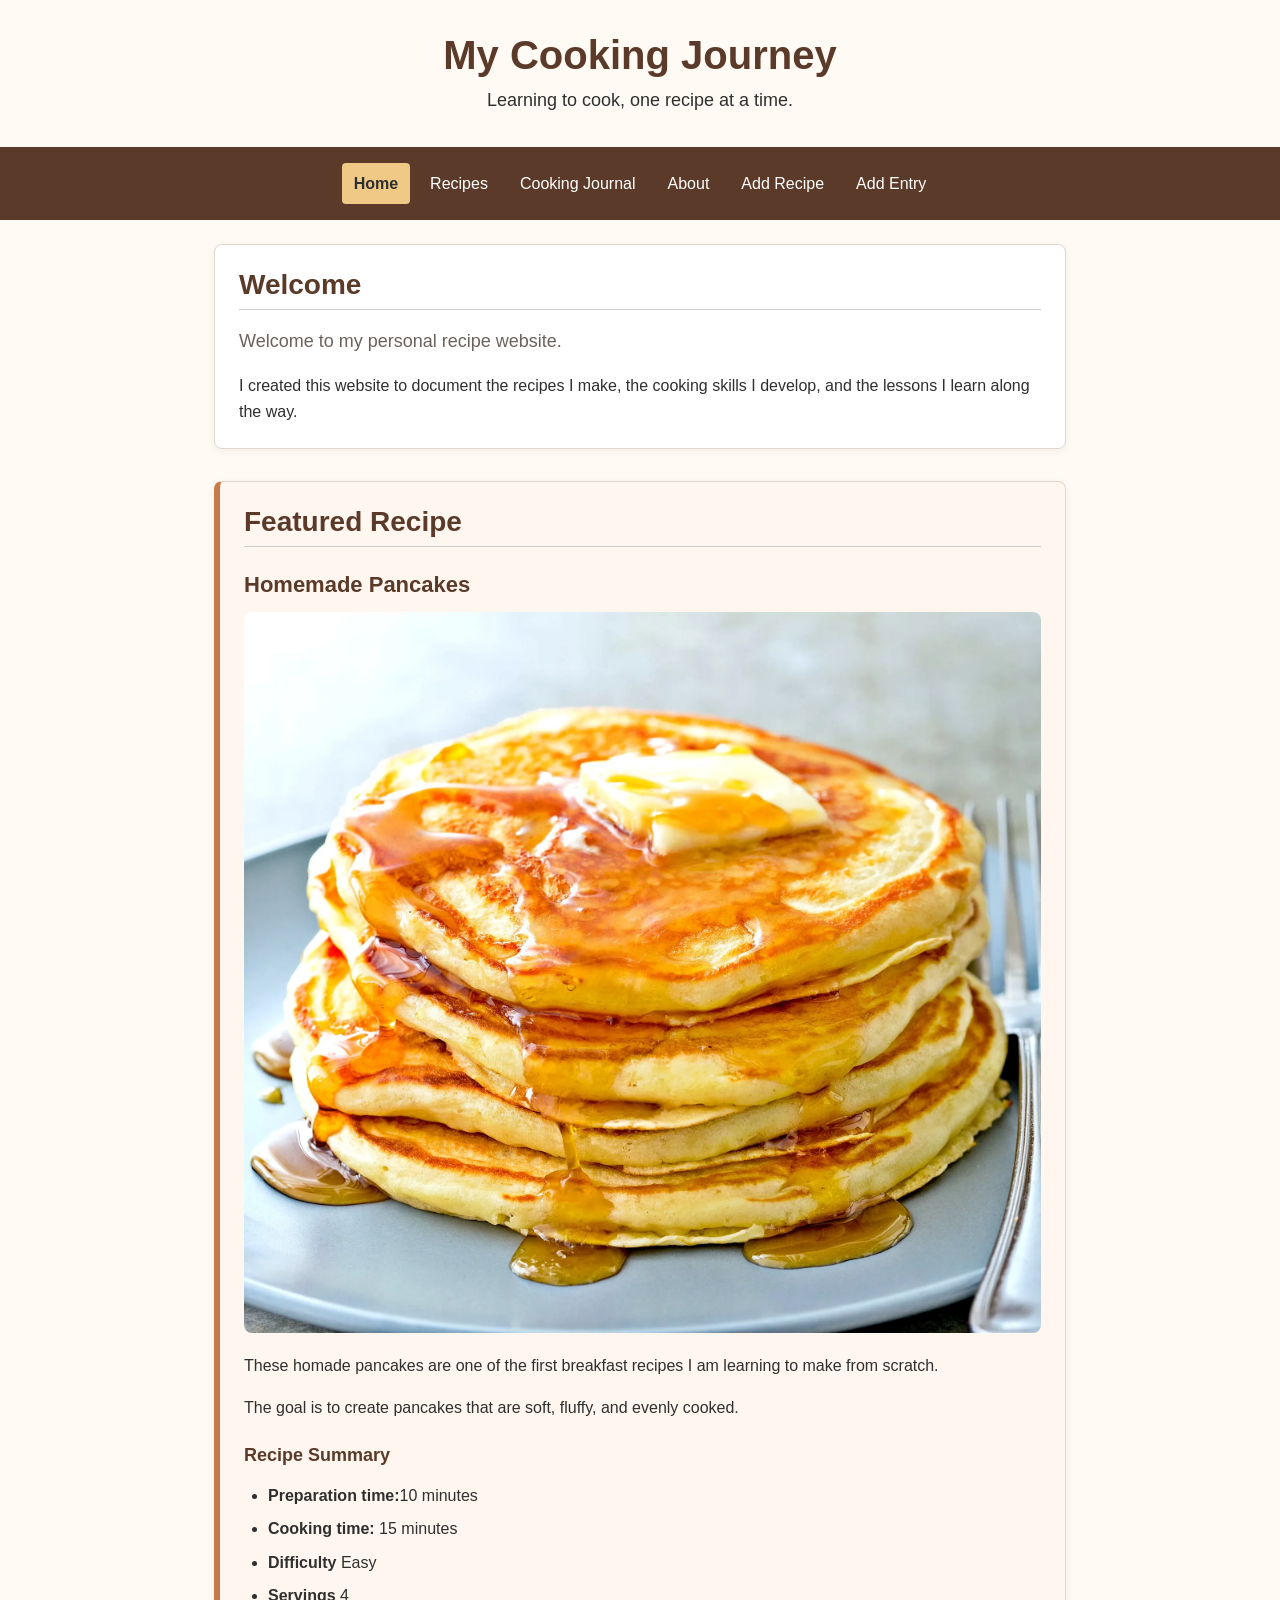
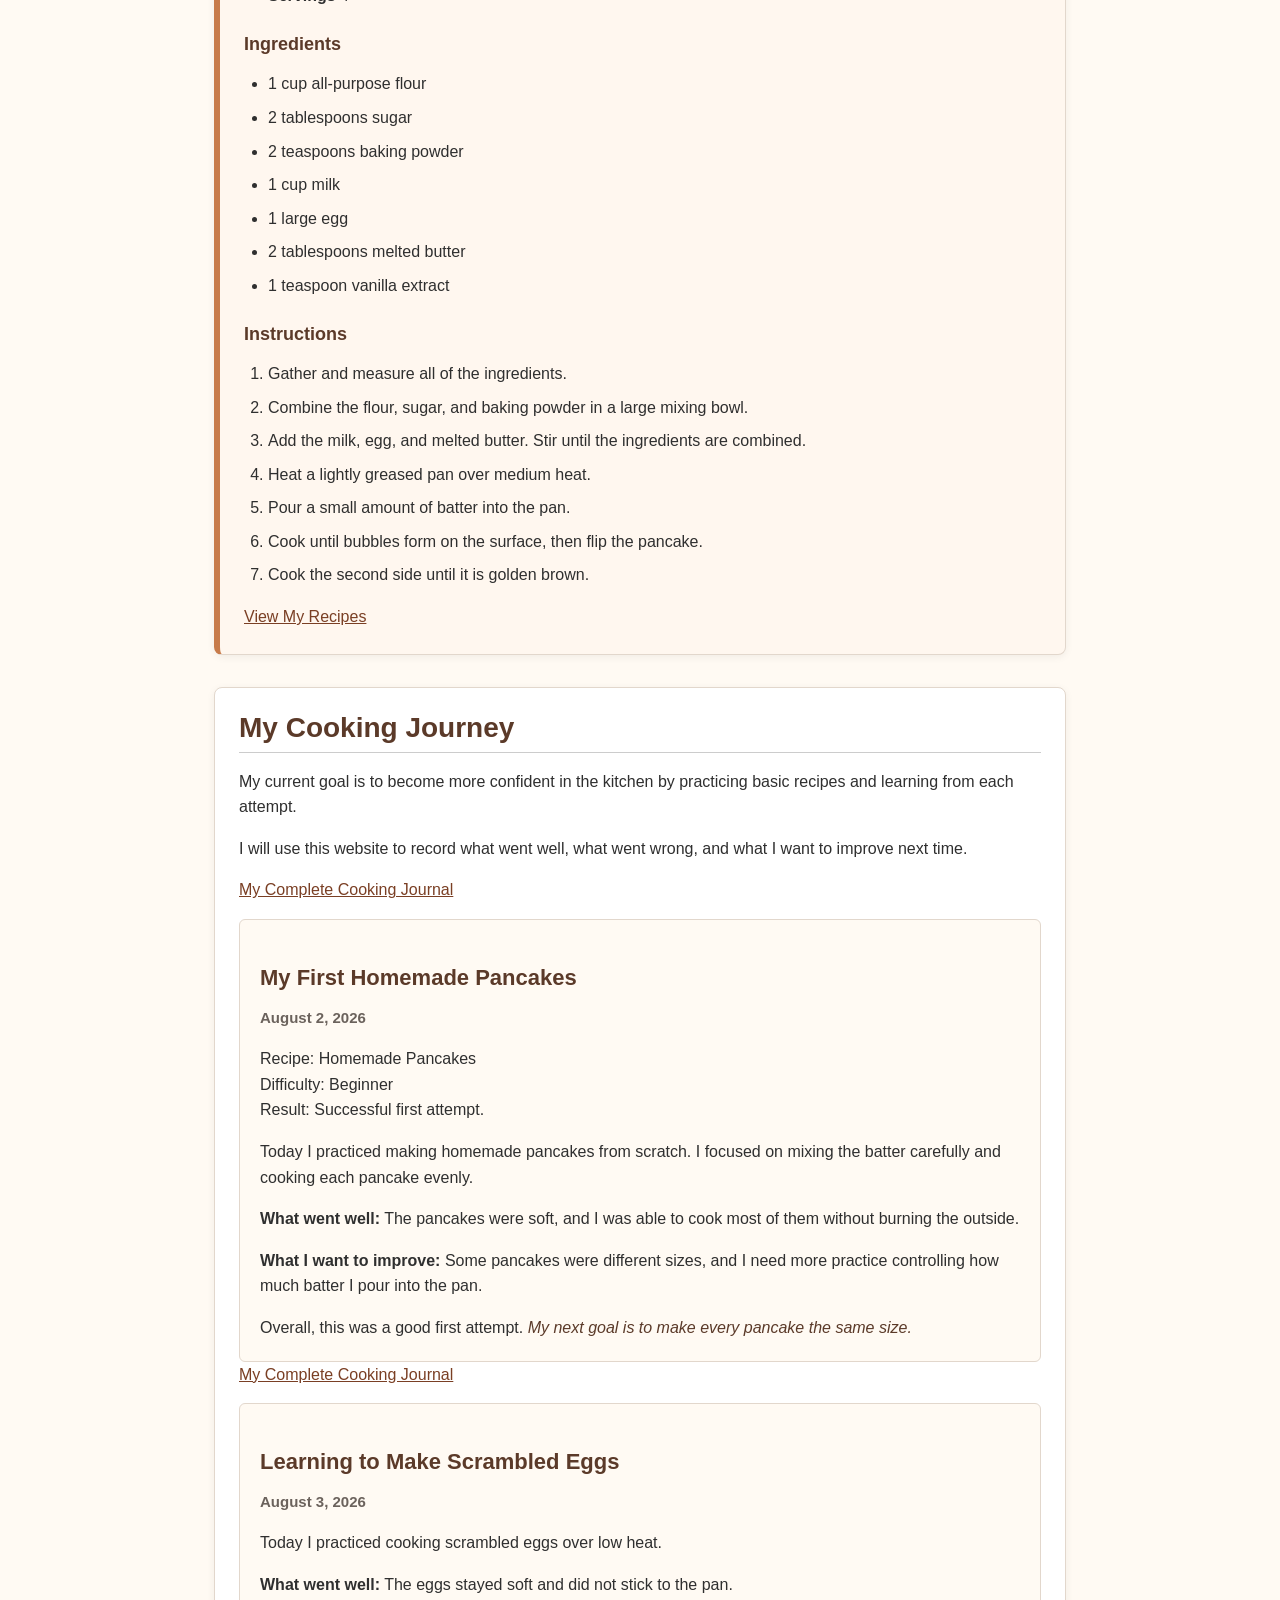
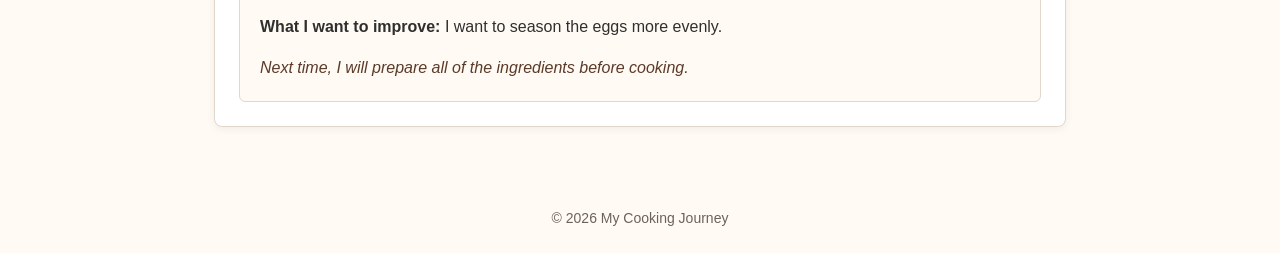
<file: index.html>
<!DOCTYPE html>
<html lang="en">
    <head>
        <meta charset="utf-8">
        <meta name="viewport" content="width=device-width, initial-scale=1.0">

        <link rel="stylesheet" href="css/styles.css">

        <title>My Cooking Journey</title>
    </head>

    <body>
        <header>
            <h1>My Cooking Journey</h1>

            <p>
                Learning to cook, one recipe at a time.
            </p>
        </header>

        <nav class="site-nav">
            <a href="index.html" aria-current="page">Home</a>
            <a href="recipes.html">Recipes</a>
            <a href="journal.html">Cooking Journal</a>
            <a href="about.html">About</a>
            <a href="add-recipe.html">Add Recipe</a>
            <a href="add-journal-entry.html">Add Entry</a>
        </nav>

        <main>
            <section>
                <h2>Welcome</h2>

                <p class="intro-text">
                    Welcome to my personal recipe website.
                </p>

                <p>
                    I created this website to document the recipes I make,
                    the cooking skills I develop, and the lessons I learn
                    along the way.
                </p>
            </section>

            <section class="featured-recipe">
                <h2>Featured Recipe</h2>

                <h3>Homemade Pancakes</h3>

                <img src="images/Pancakes.jpg"
                 alt="A stack of homemade pancakes on a plate"
                >

                <p>
                    These homade pancakes are one of the first breakfast 
                    recipes I am learning to make from scratch.
                </p>

                <p>
                    The goal is to create pancakes that are soft, fluffy,
                    and evenly cooked.
                </p>

                <h4>Recipe Summary</h4>

                <ul>
                    <li><strong>Preparation time:</strong>10 minutes</li>
                    <li><strong>Cooking time:</strong> 15 minutes</li>
                    <li><strong>Difficulty</strong> Easy</li>
                    <li><strong>Servings</strong> 4</li>
                </ul>

                <h4>Ingredients</h4>

                <ul>
                    <li>1 cup all-purpose flour</li>
                    <li>2 tablespoons sugar</li>
                    <li>2 teaspoons baking powder</li>
                    <li>1 cup milk</li>
                    <li>1 large egg</li>
                    <li>2 tablespoons melted butter</li>
                    <li>1 teaspoon vanilla extract</li>
                </ul>

                <h4>Instructions</h4>

                <ol>
                    <li>
                        Gather and measure all of the ingredients.
                    </li>

                    <li>
                        Combine the flour, sugar, and baking powder
                        in a large mixing bowl.
                    </li>

                    <li>
                        Add the milk, egg, and melted butter.
                        Stir until the ingredients are combined.
                    </li>

                    <li>
                        Heat a lightly greased pan over medium heat.
                    </li>

                    <li>
                        Pour a small amount of batter into the pan.
                    </li>

                    <li>
                        Cook until bubbles form on the surface,
                        then flip the pancake.
                    </li>

                    <li>
                        Cook the second side until it is golden brown.
                    </li>
                </ol>

                <a href="recipes.html">View My Recipes</a>
            </section>

            

            <section>
                <h2>My Cooking Journey</h2>

                <p>
                    My current goal is to become more confident in the kitchen
                    by practicing basic recipes and learning from each attempt.
                </p>

                <p>
                    I will use this website to record what went well,
                    what went wrong, and what I want to improve next time.
                </p>
                
                 <p>
                    <a href="journal.html">My Complete Cooking Journal</a>
                </p>

                <article>
                    <h3>My First Homemade Pancakes</h3>

                    <p>
                        <time datetime="2026-08-02">August 2, 2026</time>
                    </p>

                    <p>
                        Recipe: Homemade Pancakes<br>
                        Difficulty: Beginner<br>
                        Result: Successful first attempt.
                    </p>

                    <p>
                        Today I practiced making homemade pancakes from scratch.
                        I focused on mixing the batter carefully and cooking each pancake evenly.
                    </p>

                    <p>
                        <strong>What went well:</strong>
                        The pancakes were soft, and I was able to cook most of them
                        without burning the outside.
                    </p>

                    <p>
                        <strong>What I want to improve:</strong>
                        Some pancakes were different sizes, and I need more practice
                        controlling how much batter I pour into the pan.
                    </p>

                    <p>
                        Overall, this was a good first attempt.
                        <em>My next goal is to make every pancake the same size.</em>
                    </p>
                </article>

                 <p>
                    <a href="journal.html">My Complete Cooking Journal</a>
                </p>

                <article>
                    <h3>Learning to Make Scrambled Eggs</h3>

                    <p>
                        <time datetime="2026-08-03">August 3, 2026</time>
                    </p>

                    <p>
                        Today I practiced cooking scrambled eggs over low heat.
                    </p>

                    <p>
                        <strong>What went well:</strong>
                        The eggs stayed soft and did not stick to the pan.
                    </p>

                    <p>
                        <strong>What I want to improve:</strong>
                        I want to season the eggs more evenly.
                    </p>

                    <p>
                        <em>Next time, I will prepare all of the ingredients before cooking.</em>
                    </p>
                </article>
            </section>
        </main>

        <footer>
            <p>
                &copy; 2026 My Cooking Journey
            </p>
        </footer>
        
    </body>
</html>
</file>
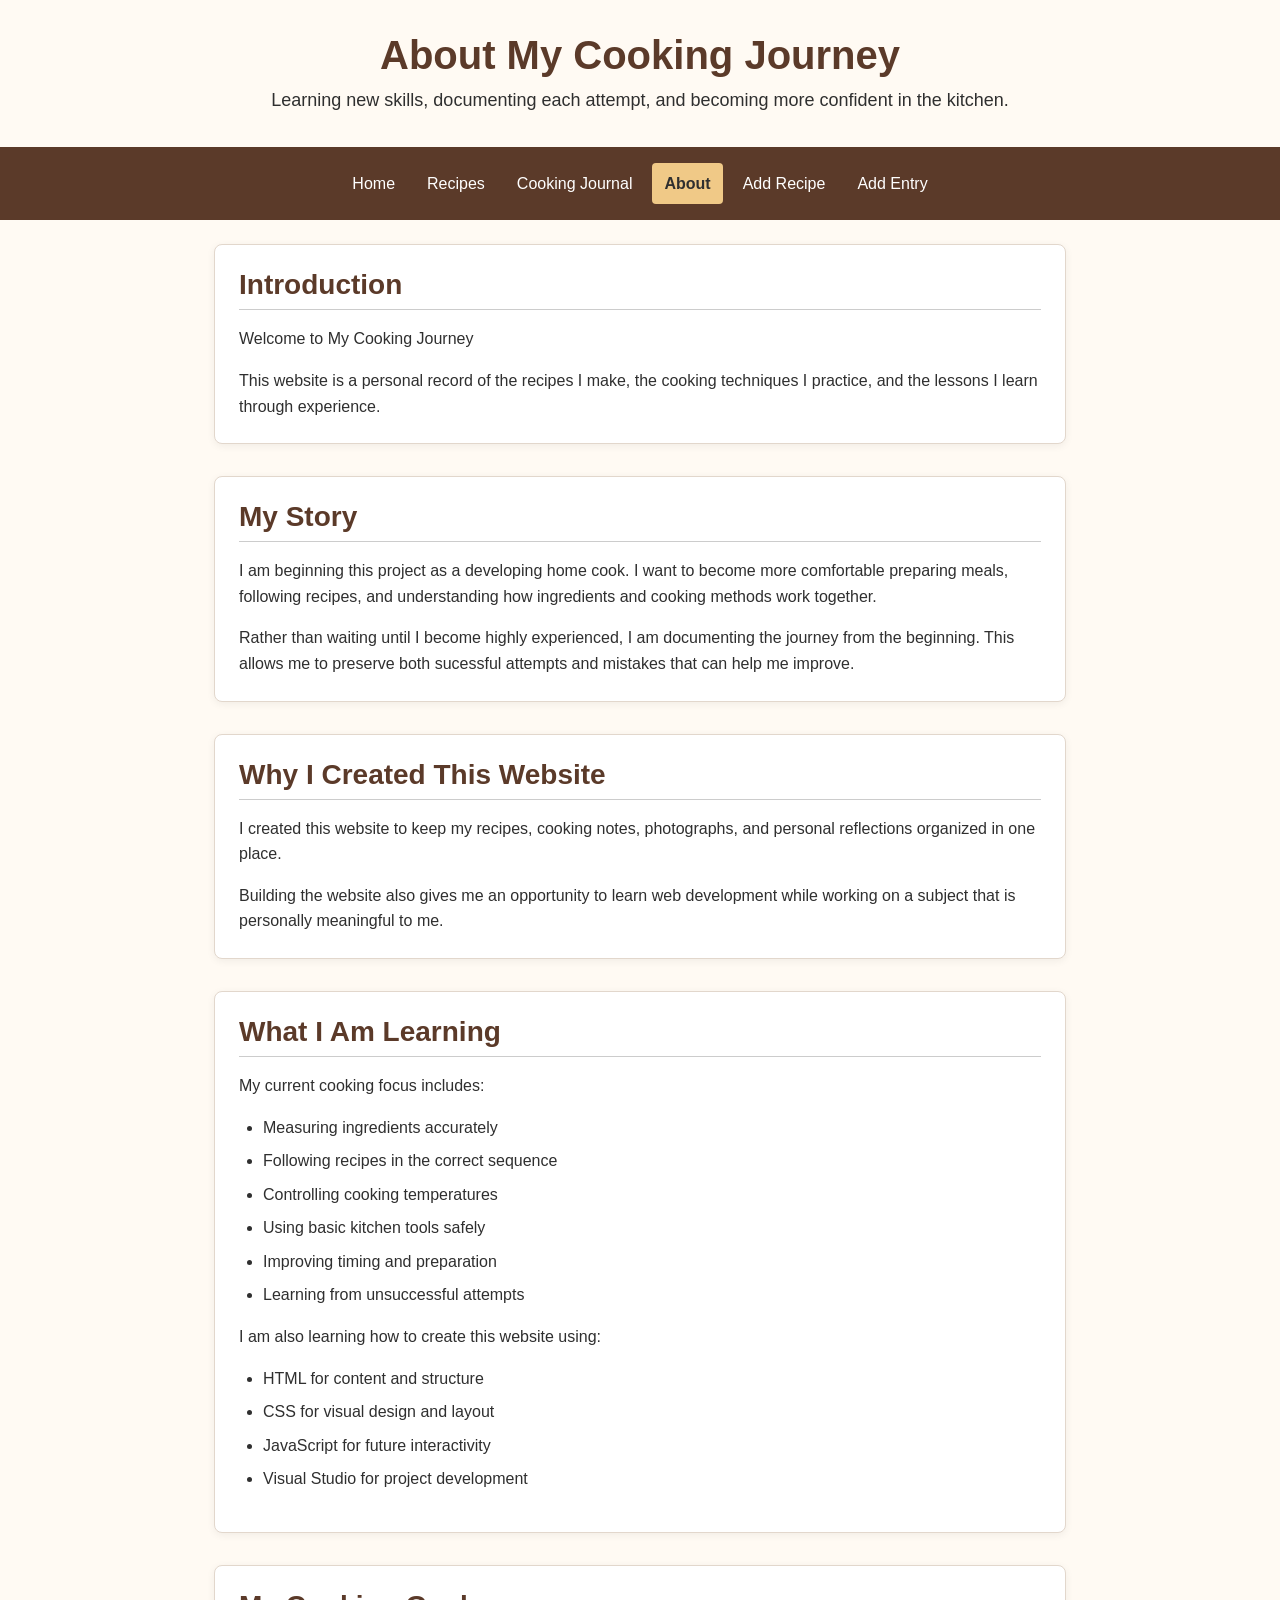
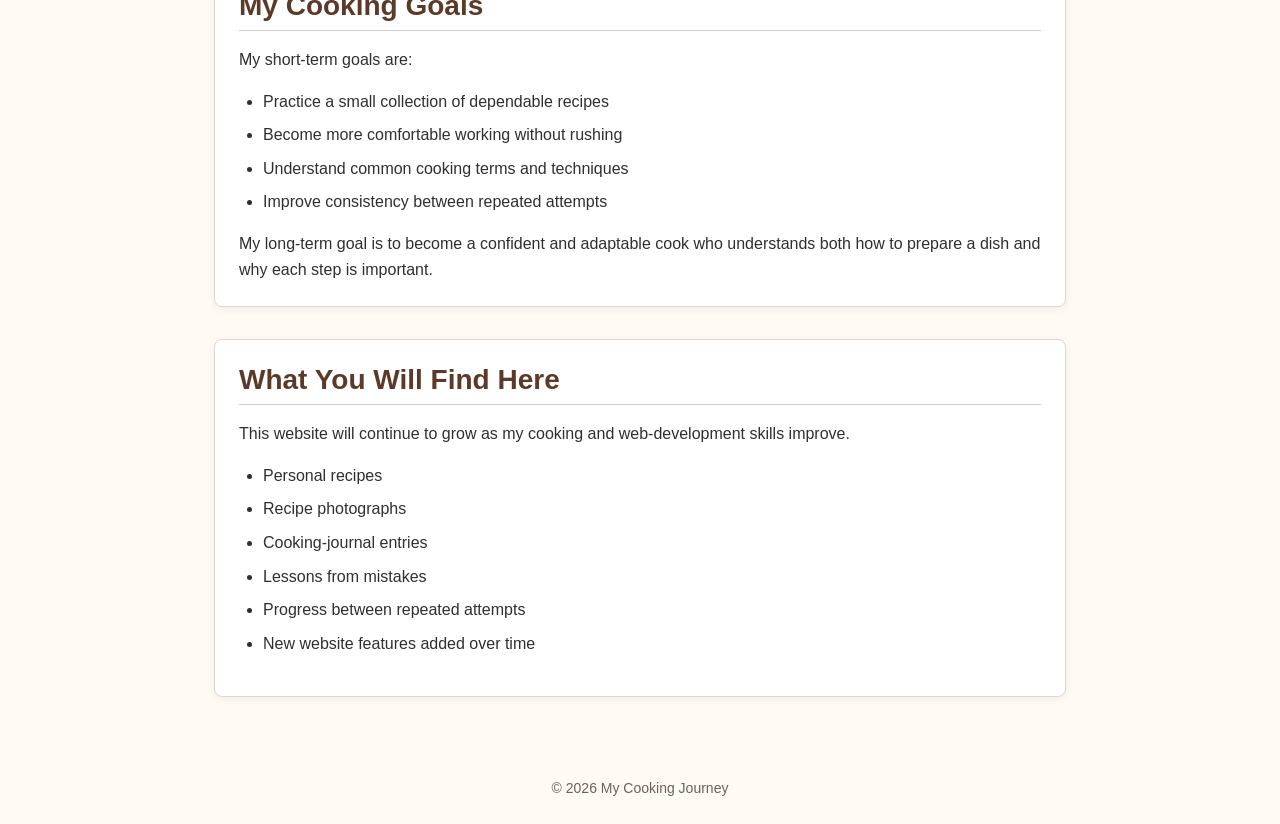
<file: about.html>
<!DOCTYPE html>
<html lang="en">
    <head>
        <meta charset="utf-8">
        <meta name="viewport" content="width=device-width, intial-scale=1.0">

        <link rel="stylesheet" href="css/styles.css">

        <title>About | My Cooking Journal</title>
    </head>

    <body>
        <header>
            <h1>About My Cooking Journey</h1>

            <p>
                Learning new skills, documenting each attempt,
                and becoming more confident in the kitchen.
            </p>
        </header>

        <nav class="site-nav">
            <a href="index.html">Home</a>
            <a href="recipes.html">Recipes</a>
            <a href="journal.html">Cooking Journal</a>
            <a href="about.html" aria-current="page">About</a>
            <a href="add-recipe.html">Add Recipe</a>
            <a href="add-journal-entry.html">Add Entry</a>
        </nav>

        <main>
            <section>
                <h2>Introduction</h2>

                <p>
                    Welcome to My Cooking Journey
                </p>

                <p>
                    This website is a personal record of the recipes I make,
                    the cooking techniques I practice, and the lessons I learn
                    through experience.
                </p>
            </section>

            <section>
                <h2>My Story</h2>

                <p>
                    I am beginning this project as a developing home cook.
                    I want to become more comfortable preparing meals,
                    following recipes, and understanding how ingredients
                    and cooking methods work together.
                </p>

                <p>
                    Rather than waiting until I become highly experienced,
                    I am documenting the journey from the beginning.
                    This allows me to preserve both sucessful attempts
                    and mistakes that can help me improve.
                </p>
            </section>

            <section>
                <h2>Why I Created This Website</h2>

                <p>
                    I created this website to keep my recipes, cooking notes,
                    photographs, and personal reflections organized in one place.
                </p>

                <p>
                    Building the website also gives me an opportunity to learn
                    web development while working on a subject that is personally
                    meaningful to me.
                </p>
            </section>

            <section>
                <h2>What I Am Learning</h2>

                <p>
                    My current cooking focus includes:
                </p>

                <ul>
                    <li>Measuring ingredients accurately</li>
                    <li>Following recipes in the correct sequence</li>
                    <li>Controlling cooking temperatures</li>
                    <li>Using basic kitchen tools safely</li>
                    <li>Improving timing and preparation</li>
                    <li>Learning from unsuccessful attempts</li>
                </ul>

                <p>
                    I am also learning how to create this website using:
                </p>

                <ul>
                    <li>HTML for content and structure</li>
                    <li>CSS for visual design and layout</li>
                    <li>JavaScript for future interactivity</li>
                    <li>Visual Studio for project development</li>
                </ul>
            </section>

            <section>
                <h2>My Cooking Goals</h2>

                <p>
                    My short-term goals are:
                </p>

                <ul>
                    <li>Practice a small collection of dependable recipes</li>
                    <li>Become more comfortable working without rushing</li>
                    <li>Understand common cooking terms and techniques</li>
                    <li>Improve consistency between repeated attempts</li>
                </ul>

                <p>
                    My long-term goal is to become a confident and adaptable cook
                    who understands both how to prepare a dish and why each step
                    is important.
                </p>
            </section>

            <section>
                <h2>What You Will Find Here</h2>

                <p>
                    This website will continue to grow as my cooking
                    and web-development skills improve.
                </p>

                <ul>
                    <li>Personal recipes</li>
                    <li>Recipe photographs</li>
                    <li>Cooking-journal entries</li>
                    <li>Lessons from mistakes</li>
                    <li>Progress between repeated attempts</li>
                    <li>New website features added over time</li>
                </ul>
            </section>
        </main>

        <footer>
            <p>
                &copy; 2026 My Cooking Journey
            </p>
        </footer>
    </body>
</html>
</file>
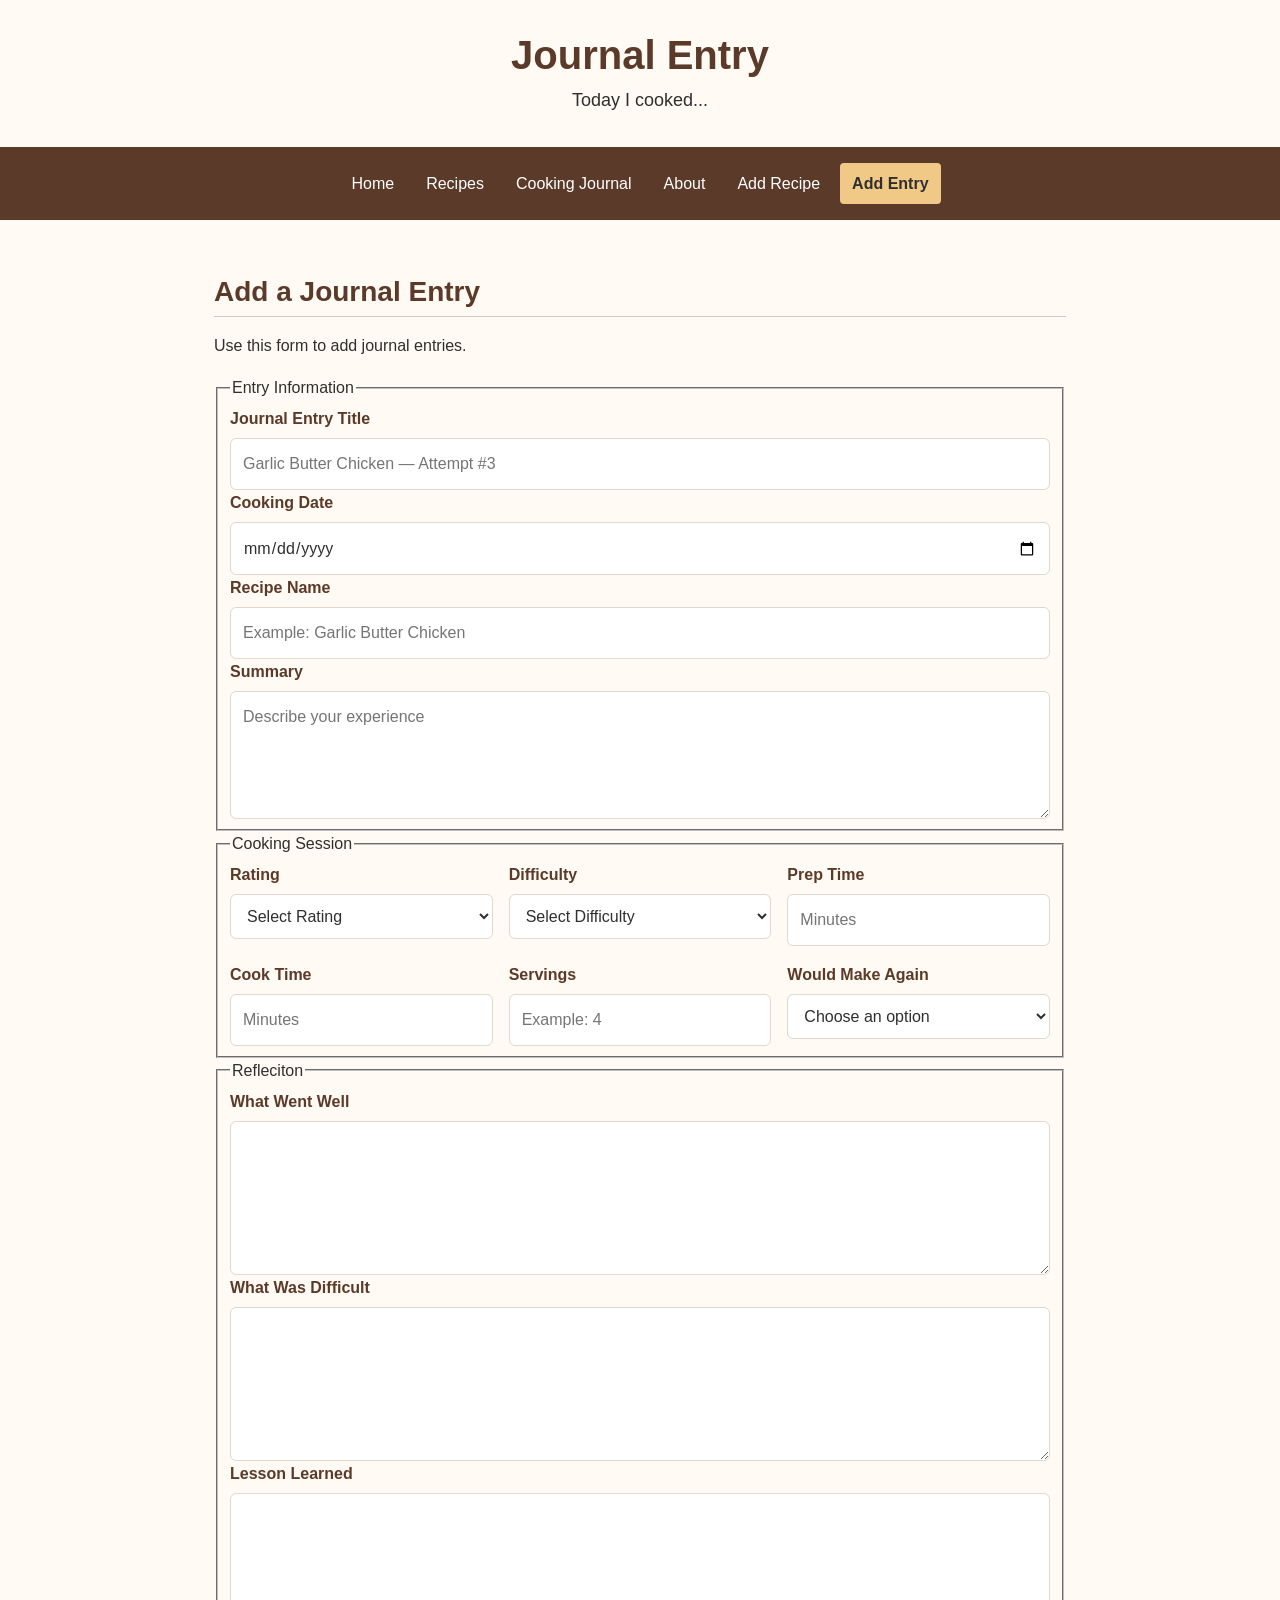
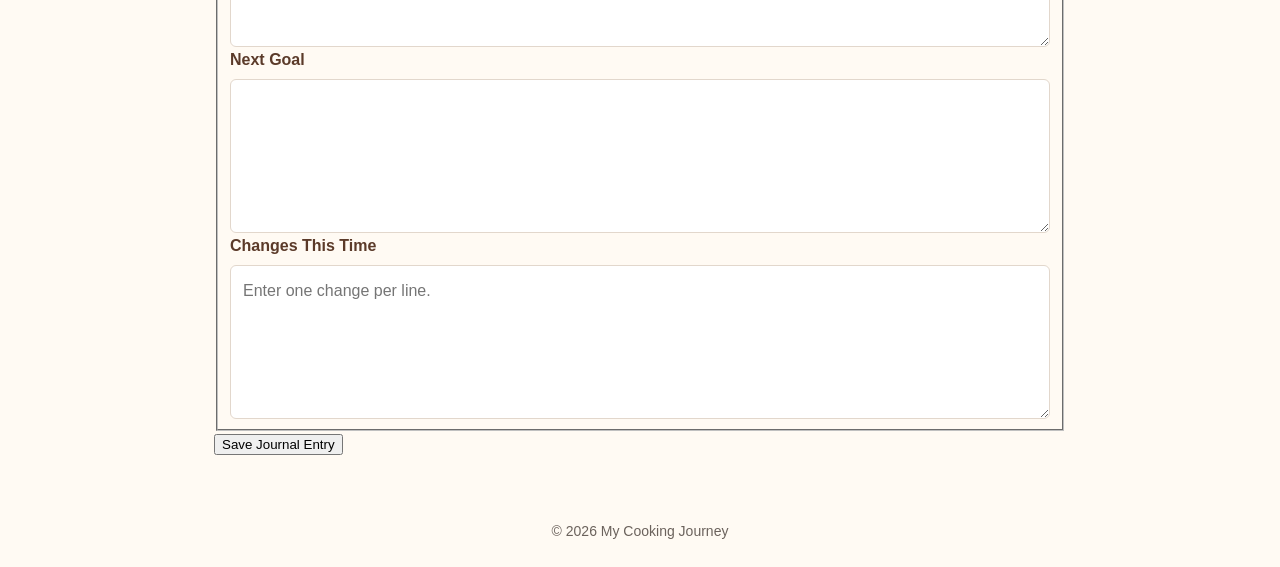
<file: add-journal-entry.html>
<!DOCTYPE html>

<html lang="en">

<head>
    <meta charset="utf-8">

    <meta 
        name="viewport"
        content="width=device-width, initial-scale=1.0"
    >

    <title>Journal Entry | My Cooking Journal</title>

    <link 
        rel="stylesheet"
        href="css/styles.css"
    >

</head>

<body>
    <header>
        <h1>Journal Entry</h1>

        <p>Today I cooked...</p>
    </header>

    <nav class="site-nav">
        <a href="index.html">Home</a>
        <a href="recipes.html" >Recipes</a>
        <a href="journal.html">Cooking Journal</a>
        <a href="about.html">About</a>
        <a href="add-recipe.html">Add Recipe</a>
        <a href="add-journal-entry.html" aria-current="page">Add Entry</a>
    </nav>

    <main>
        <h2>Add a Journal Entry</h2>

        <p>
            Use this form to add journal entries.
        </p>

        <form 
            class="journal-form"
        >

            <fieldset class="journal-form-header">

                <legend>
                    Entry Information
                </legend>

                <div class="form-field">

                    <label for="entry-title">
                        Journal Entry Title
                    </label>

                    <input
                        type="text"
                        id="entry-title"
                        name="entryTitle"
                        placeholder="Garlic Butter Chicken — Attempt #3"
                        
                    >

                </div>

                <div class="form-field">

                    <label for="cooking-date">
                        Cooking Date
                    </label>

                    <input
                        type="date"
                        id="cooking-date"
                        name="cookingDate"
                        
                    >

                </div>

                <div class="form-field">

                    <label for="recipe-name">
                        Recipe Name
                    </label>

                    <input
                        type="text"
                        id="recipe-name"
                        name="recipeName"
                        placeholder="Example: Garlic Butter Chicken"
                        
                        
                    >
                </div>

                <div class="form-field">

                        <label for="short-summary">
                            Summary
                        </label>

                        <textarea
                            id="short-summary"
                            name="shortSummary"
                            rows="4"
                            placeholder="Describe your experience"
                            
                        ></textarea>

                    </div>


            </fieldset>

            <fieldset class="journal-session-summary">

                <legend>
                    Cooking Session
                </legend>

                <div class="journal-session-grid-wrapper">

                    <div class="form-field">

                        <label for="recipe-rating">
                            Rating
                        </label>

                        <select
                            id="recipe-rating"
                            name="recipeRating"
                            
                        >

                            <option value="">
                                Select Rating
                            </option>

                            <option value="1">
                                1 / 5
                            </option>

                            <option value="2">
                                2 / 5
                            </option>

                            <option value="3">
                                3 / 5
                            </option>

                            <option value="4">
                                4 / 5
                            </option>

                            <option value="5">
                                5 / 5
                            </option>

                        </select>

                    </div>

                    <div class="form-field">

                        <label for="difficulty">
                            Difficulty
                        </label>

                        <select
                            id="difficulty"
                            name="attemptDifficulty"
                        >

                            <option value="" selected="" disabled="">
                                Select Difficulty
                            </option>
                            
                            <option value="beginner">
                                Beginner
                            </option>

                            <option value="intermediate">
                                Intermediate
                            </option>

                            <option value="advanced">
                                Advanced
                            </option>
                        </select>
                        
                    </div>

                    <div class="form-field">
                        <label for="prep-time">
                            Prep Time
                        </label>

                        <input
                            type="number"
                            id="prep-time"
                            name="prepTime"
                            min="0"
                            placeholder="Minutes"
                        >
                            
                    </div>

                    <div class="form-field">
                        <label for="cook-time">
                            Cook Time
                        </label>

                        <input
                            type="number"
                            id="cook-time"
                            name="cookTime"
                            min="0"
                            placeholder="Minutes"
                        >
                            
                    </div>

                    <div class="form-field">
                        
                        <label for="servings">
                            Servings
                        </label>

                        <input
                            type="number"
                            id="servings"
                            name="servings"
                            min="0"
                            placeholder="Example: 4"
                        >
                            
                    </div>

                    <div class="form-field">

                        <label for="would-make-again">
                            Would Make Again
                        </label>

                        <select
                            id="would-make-again"
                            name="wouldMakeAgain"
                        >

                            <option value="" selected="">
                                Choose an option
                            </option>

                            <option value="yes">
                                Yes
                            </option>

                            <option value="no">
                                No
                            </option>

                            <option value="undecided">
                                Undecided
                            </option>
                            
                        </select>
                    </div>

                </div>

            </fieldset>

            <fieldset class="journal-reflection">

                <legend>
                    Refleciton
                </legend>

                <div class="form-field">
                    <label for="went-well">
                        What Went Well
                    </label>

                    <textarea
                        id="went-well"
                        name="wentWell"
                        rows="5"
                    ></textarea>

                </div>

                <div class="form-field">
                    <label for="was-difficult">
                        What Was Difficult 
                    </label>

                    <textarea
                        id="was-difficult"
                        name="wasDifficult"
                        rows="5"
                    ></textarea>
                </div>

                <div class="form-field">
                    <label for="lesson-learned">
                        Lesson Learned
                    </label>

                    <textarea
                        id="lesson-learned"
                        name="lessonLearned"
                        rows="5"
                    ></textarea>
                </div>

                <div class="form-field">

                    <label for="next-goal">
                        Next Goal
                    </label>

                    <textarea
                        id="next-goal"
                        name="nextGoal"
                        rows="5"
                    ></textarea>

                </div>

                <div class="form-field">
                    <label for="changes-this-time">
                        Changes This Time
                    </label>

                    <textarea
                        id="changes-this-time"
                        name="changesThisTime"
                        rows="5"
                        placeholder="Enter one change per line."
                    ></textarea>
                    
                </div>
            </fieldset>

            <button type="submit">
                Save Journal Entry
            </button>

            <p id="journal-form-message"></p>

        </form>

    </main>
   
    <footer>
        <p>
            &copy; 2026 My Cooking Journey
        </p>
    </footer>

    <script src="js/journal.js"></script>
    
</body>
</html>
</file>
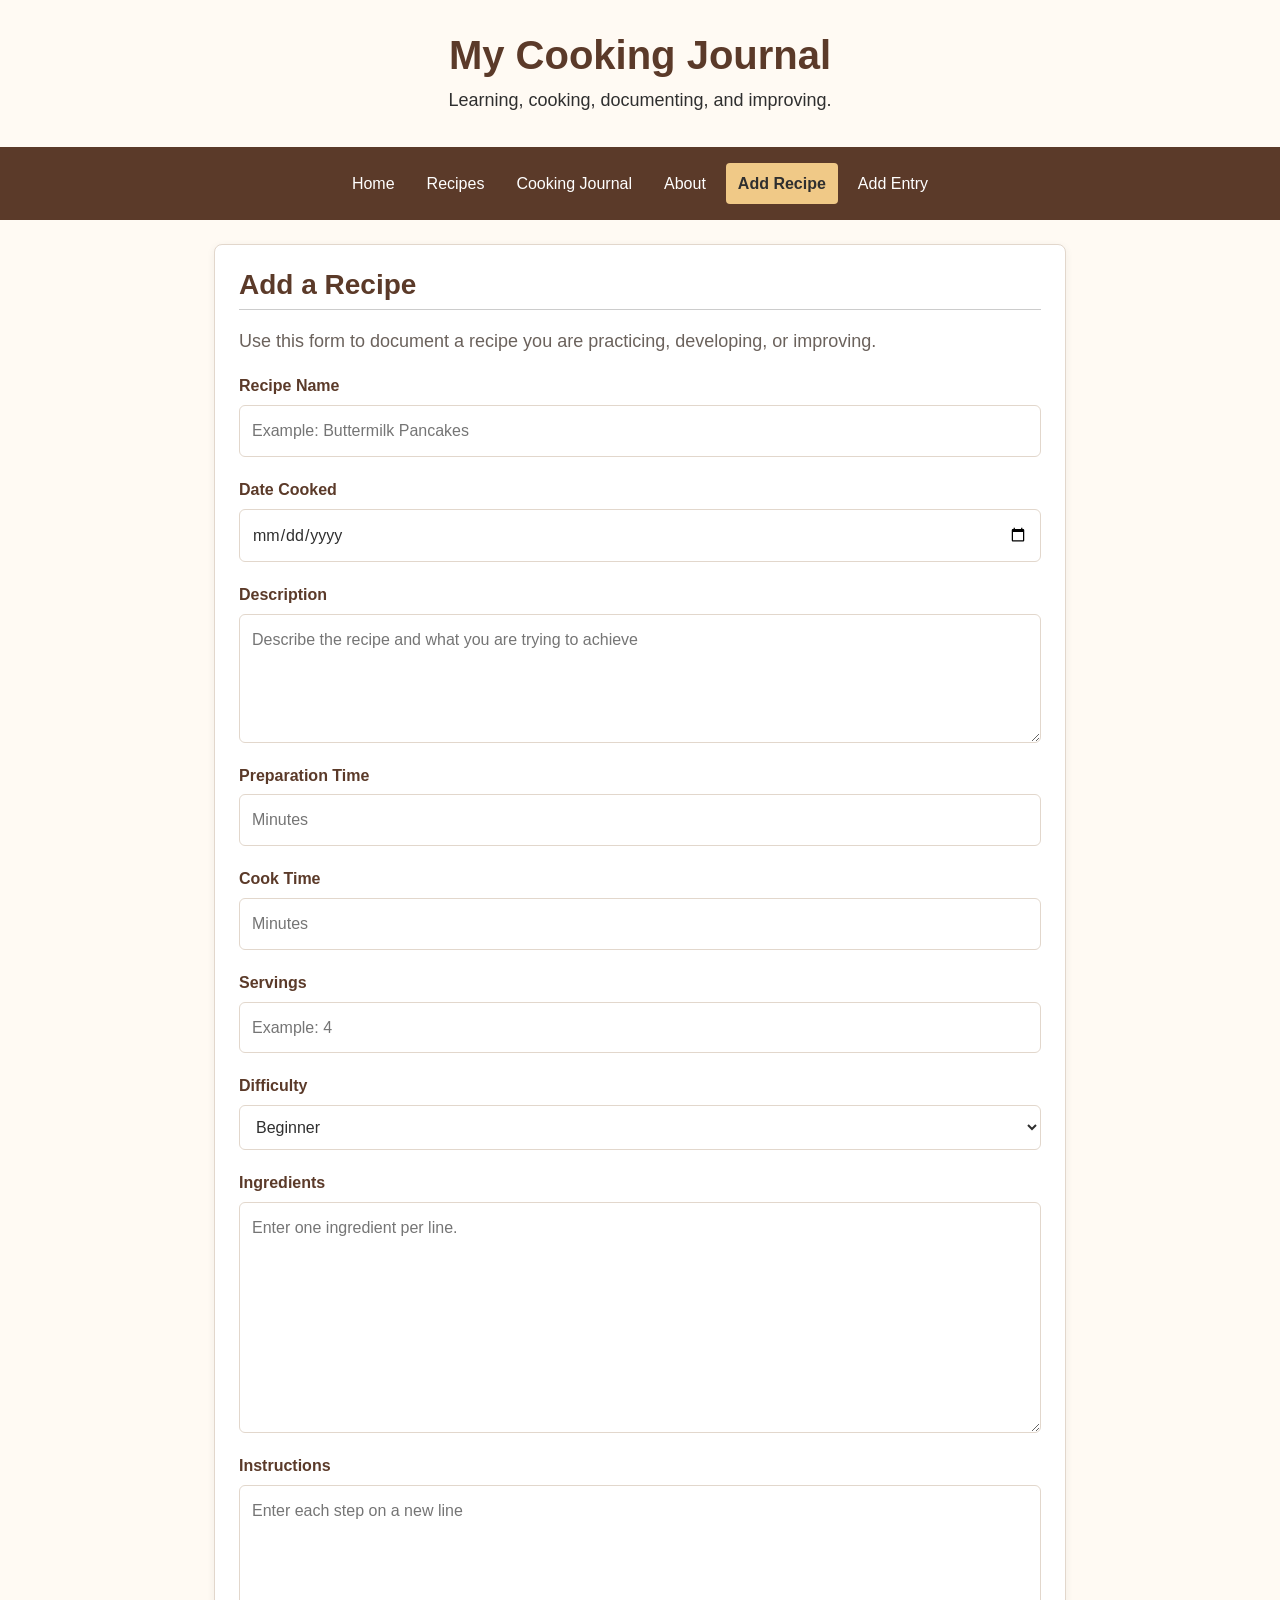
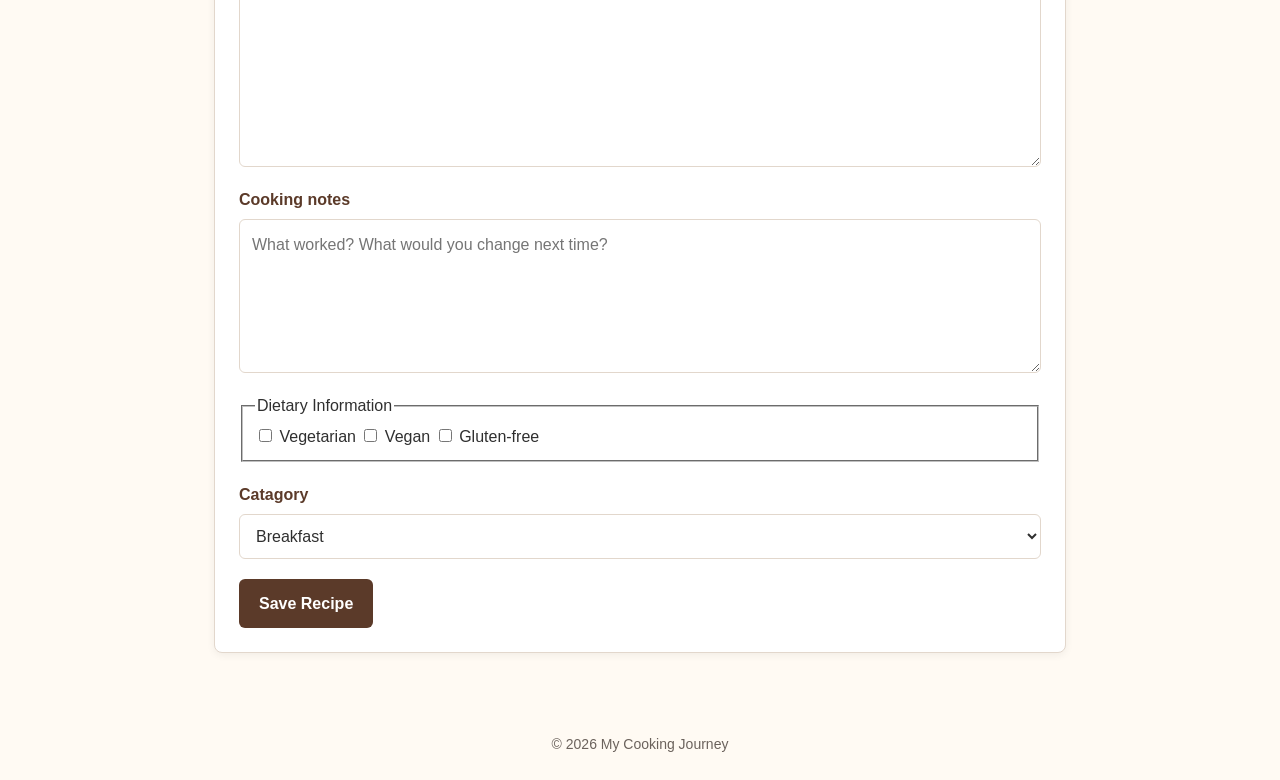
<file: add-recipe.html>
<!DOCTYPE html>

<html lang="en">

<head>

    <meta charset="utf-8">

    <meta
        name="viewport"
        content="width=device-width, intial-scale=1.0"
    >

    <title>Add Recipe | My Cooking Journal</title>

    <link
        rel="stylesheet"
        href="css/styles.css"
    >

</head>

<body>

    <header>
        <h1>My Cooking Journal</h1>

        <p>
            Learning, cooking, documenting, and improving.
        </p>

    </header>

    <nav class="site-nav">
        <a href="index.html">Home</a>
        <a href="recipes.html" >Recipes</a>
        <a href="journal.html">Cooking Journal</a>
        <a href="about.html">About</a>
        <a href="add-recipe.html" aria-current="page">Add Recipe</a>
        <a href="add-journal-entry.html">Add Entry</a>
    </nav>

    <main>

        <section>

            <h2>Add a Recipe</h2>

            <p class="intro-text">
                Use this form to document a recipe you are
                practicing, developing, or improving.
            </p>

            <form 
                class="recipe-form"
                method="get"
            >
                <div class="form-field">

                    <label for="recipe-name">
                        Recipe Name
                    </label>

                    <input
                        type="text"
                        id="recipe-name"
                        name="recipeName"
                        placeholder="Example: Buttermilk Pancakes"
                        required
                    
                        >
                </div>

                <div class="form-field">

                    <label for="date-cooked">
                        Date Cooked
                    </label>

                    <input
                        type="date"
                        id="date-cooked"
                        name="dateCooked"
                        placeholder="Example: 8/10/2026"
                        required
                    >
                </div>

                <div class="form-field">

                    <label for="recipe-description">
                        Description
                    </label>

                    <textarea
                        id="recipe-description"
                        name="description"
                        rows="4"
                        placeholder="Describe the recipe and what you are trying to achieve"
                    ></textarea>

                </div>

                <div class="form-field">

                    <label for="prep-time">
                        Preparation Time
                    </label>

                    <input
                        type="number"
                        id="prep-time"
                        name="prepTime"
                        min="0"
                        placeholder="Minutes"
                    >

                </div>

                <div class="form-field">

                    <label for="cook-time">
                        Cook Time
                    </label>

                    <input
                        type="number"
                        id="cook-time"
                        name="cookTIme"
                        min="0"
                        placeholder="Minutes"
                    >
                </div>

                <div class="form-field">

                    <label for="servings">
                        Servings
                    </label>

                    <input
                        type="number"
                        id="servings"
                        name="servings"
                        min="1"
                        placeholder="Example: 4"
                    >

                </div>

                <div class="form-field">

                    <label for="difficulty">
                        Difficulty
                    </label>

                    <select
                        id="difficulty"
                        name="difficulty"
                    >

                        <option value="beginner">
                            Beginner
                        </option>

                        <option value="intermediate">
                            Intermediate
                        </option>

                        <option value="advanced">
                            Advanced
                        </option>

                    </select>

                </div>

                <div class="form-field">

                    <label for="ingredients">
                        Ingredients
                    </label>

                    <textarea
                        id="ingredients"
                        name="ingredients"
                        rows="8"
                        placeholder="Enter one ingredient per line."
                        required
                    ></textarea>

                </div>

                <div class="form-field">

                    <label for="instructions">
                        Instructions
                    </label>

                    <textarea
                        id="instructions"
                        name="instructions"
                        rows="10"
                        placeholder="Enter each step on a new line"
                        required
                    ></textarea>

                </div>

                <div class="form-field">

                    <label for="cooking-notes">
                        Cooking notes
                    </label>

                    <textarea
                        id="cooking-notes"
                        name="notes"
                        rows="5"
                        placeholder="What worked? What would you change next time?"
                    ></textarea>

                </div>

                <fieldset class="form-group">

                    <legend>
                        Dietary Information
                    </legend>

                    <label>
                        <input
                            type="checkbox"
                            name="dietary"
                            value="vegetarian"
                        >
                        Vegetarian
                    </label>

                    <label>
                        <input
                            type="checkbox"
                            name="dietary"
                            value="vegan"
                        >
                        Vegan
                    </label>

                    <label>
                        <input
                            type="checkbox"
                            name="dietary"
                            value="gluten-free"
                        >
                        Gluten-free
                    </label>
                    
                </fieldset>

                <div class="form-field">

                    <label for="category">
                        Catagory
                    </label>

                    <select 
                        id="category"
                        name="category"
                    >

                        <option value="breakfast">
                            Breakfast
                        </option>

                        <option value="lunch">
                            Lunch
                        </option>

                        <option value="dinner">
                            Dinner
                        </option>

                        <option value="dessert">
                            Dessert
                        </option>

                        <option value="snack">
                            Snack
                        </option>
                        
                    </select>

                </div>

                <button type="submit">
                    Save Recipe
                </button>
                
            </form>

        </section>
    </main>

     <footer>
        <p>
            &copy; 2026 My Cooking Journey
        </p>
    </footer>

</body>

</html>
</file>
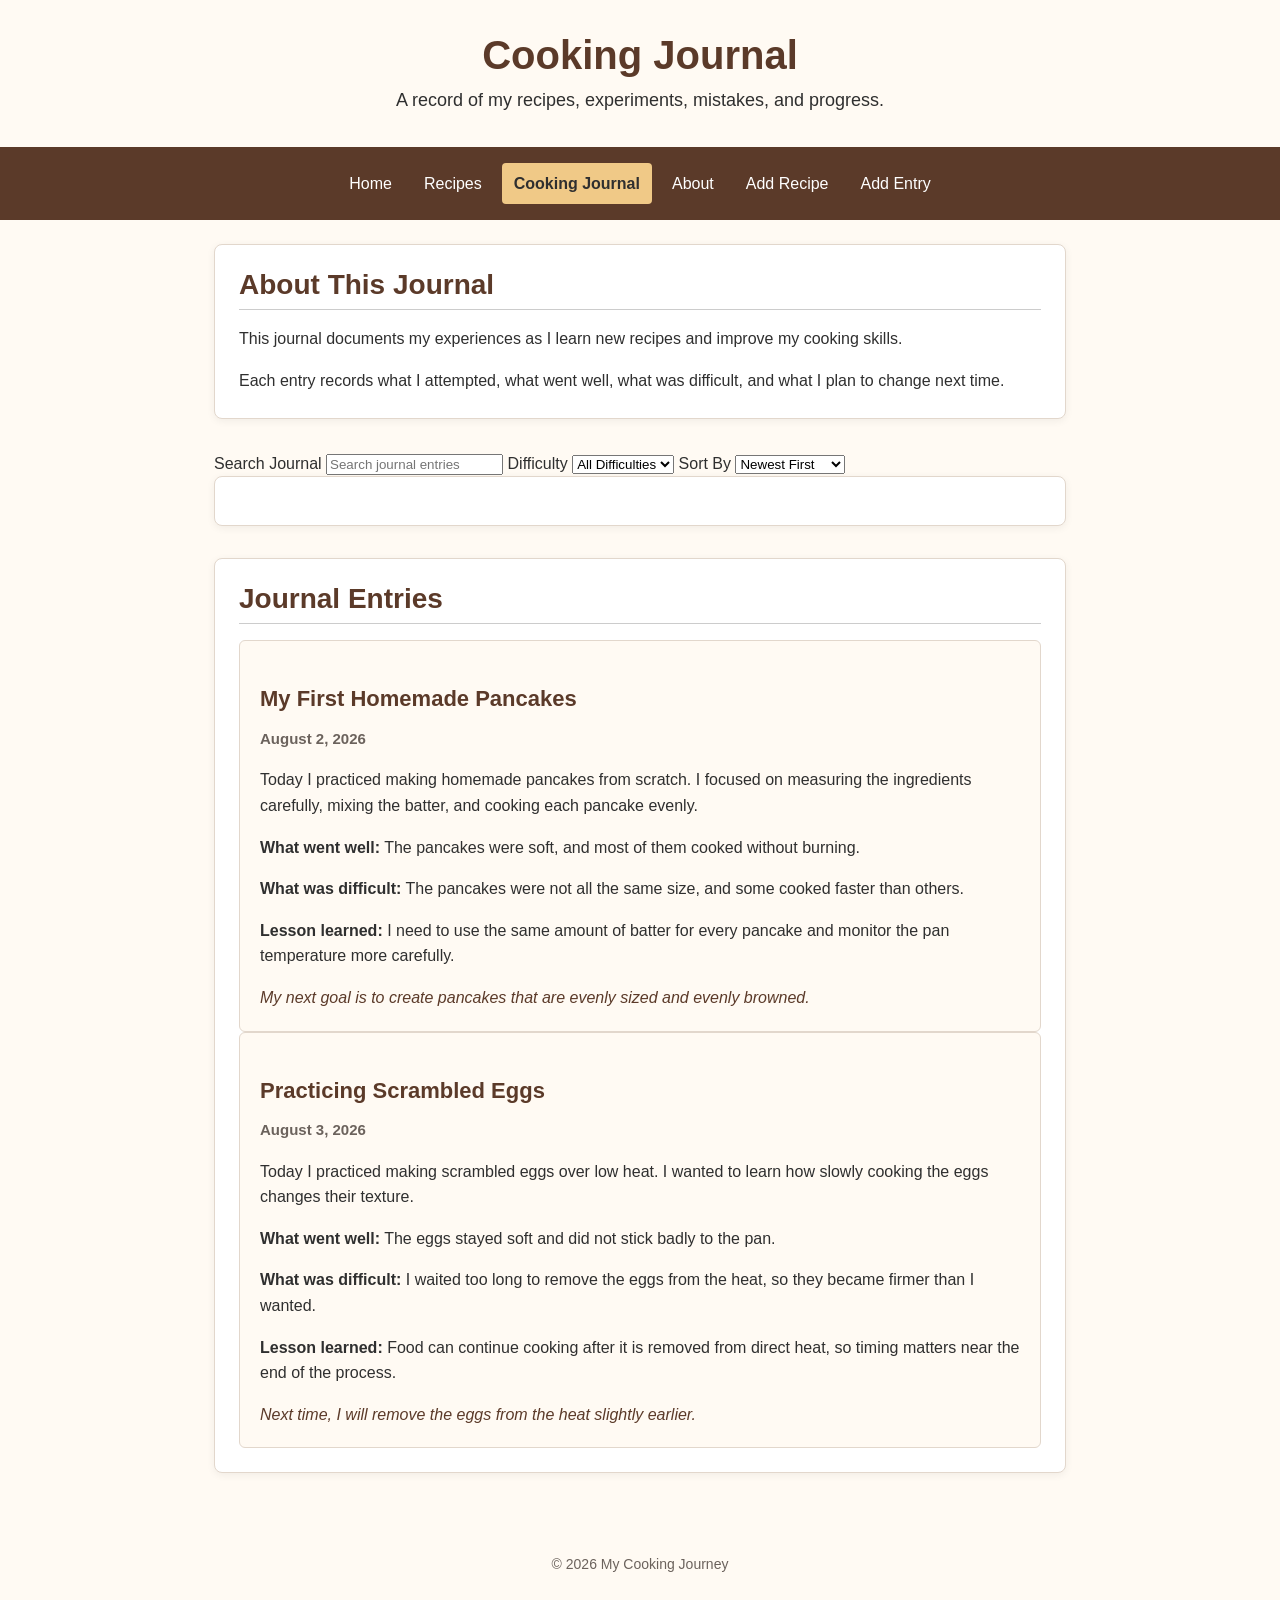
<file: journal.html>
<!DOCTYPE html>
<html lang="en">
    <head>
        <meta charset="utf-8">

        <meta
            name="viewport"
            content="width=device-width, initial-scale=1.0"
        >

        <link rel="stylesheet" href="css/styles.css">

        <title>Cooking Journal | My Cooking Journey</title>
    </head>

    <body>
        <header>
            <h1>Cooking Journal</h1>

            <p>
                A record of my recipes, experiments, mistakes, and progress.
            </p>
        </header>
        <nav class="site-nav">
            <a href="index.html">Home</a>
            <a href="recipes.html">Recipes</a>
            <a href="journal.html" aria-current="page">Cooking Journal</a>
            <a href="about.html">About</a>
            <a href="add-recipe.html">Add Recipe</a>
            <a href="add-journal-entry.html">Add Entry</a>
        </nav>

        <main>
            <section>
                <h2>About This Journal</h2>

                <p>
                    This journal documents my experiences as I learn
                    new recipes and improve my cooking skills.
                </p>

                <p>
                    Each entry records what I attempted, what went well,
                    what was difficult, and what I plan to change next time.
                </p>
            </section>

            <div class="journalsearch">

                <label for="journalsearch">
                    Search Journal
                </label>

                <input
                    type="search"
                    id="journalsearch"
                    placeholder="Search journal entries"
                >

                <label for="difficulty-filter">
                    Difficulty
                </label>

                <select id="difficulty-filter">

                    <option value="all">
                        All Difficulties
                    </option>

                    <option value="beginner">
                        Beginner
                    </option>

                    <option value="intermediate">
                        Intermediate
                    </option>

                    <option value="advanced">
                        Advanced
                    </option>
                </select>

                <label for="sort-journal">
                    Sort By
                </label>

                <select id="sort-journal">

                    <option value="newest">
                        Newest First
                    </option>

                    <option value="oldest">
                        Oldest First
                    </option>

                    <option value="highest-rating">
                        Highest Rating
                    </option>

                    <option value="lowest-rating">
                        Lowest Rating
                    </option>

                </select>

            </div>

            <section class="journal-entries">
                
            </section>

            <section>
                <h2>Journal Entries</h2>

                <article>
                    <h3>My First Homemade Pancakes</h3>

                    <p>
                        <time datetime="2026-08-02">
                            August 2, 2026
                        </time>
                    </p>

                    <p>
                        Today I practiced making homemade pancakes from scratch.
                        I focused on measuring the ingredients carefully,
                        mixing the batter, and cooking each pancake evenly.
                    </p>

                    <p>
                        <strong>What went well:</strong>
                        The pancakes were soft, and most of them cooked
                        without burning.
                    </p>

                    <p>
                        <strong>What was difficult:</strong>
                        The pancakes were not all the same size,
                        and some cooked faster than others.
                    </p>

                    <p>
                        <strong>Lesson learned:</strong>
                        I need to use the same amount of batter for every pancake
                        and monitor the pan temperature more carefully.
                    </p>

                    <p>
                        <em>
                            My next goal is to create pancakes that are
                            evenly sized and evenly browned.
                        </em>
                    </p>
                </article>

                <article>
                    <h3>Practicing Scrambled Eggs</h3>

                    <p>
                        <time datetime="2026-08-03">
                            August 3, 2026
                        </time>
                    </p>

                    <p>
                        Today I practiced making scrambled eggs over low heat.
                        I wanted to learn how slowly cooking the eggs changes
                        their texture.
                    </p>

                    <p>
                        <strong>What went well:</strong>
                        The eggs stayed soft and did not stick badly to the pan.
                    </p>

                    <p>
                        <strong>What was difficult:</strong>
                        I waited too long to remove the eggs from the heat,
                        so they became firmer than I wanted.
                    </p>

                    <p>
                        <strong>Lesson learned:</strong>
                        Food can continue cooking after it is removed from direct
                        heat, so timing matters near the end of the process.
                    </p>

                    <p>
                        <em>
                            Next time, I will remove the eggs from the heat
                            slightly earlier.
                        </em>
                    </p>
                </article>
            </section>
        </main>

        <footer>
            <p>
                &copy; 2026 My Cooking Journey
            </p>
        </footer>

        <script src="js/journal.js"></script>
    </body>
</html>
</file>
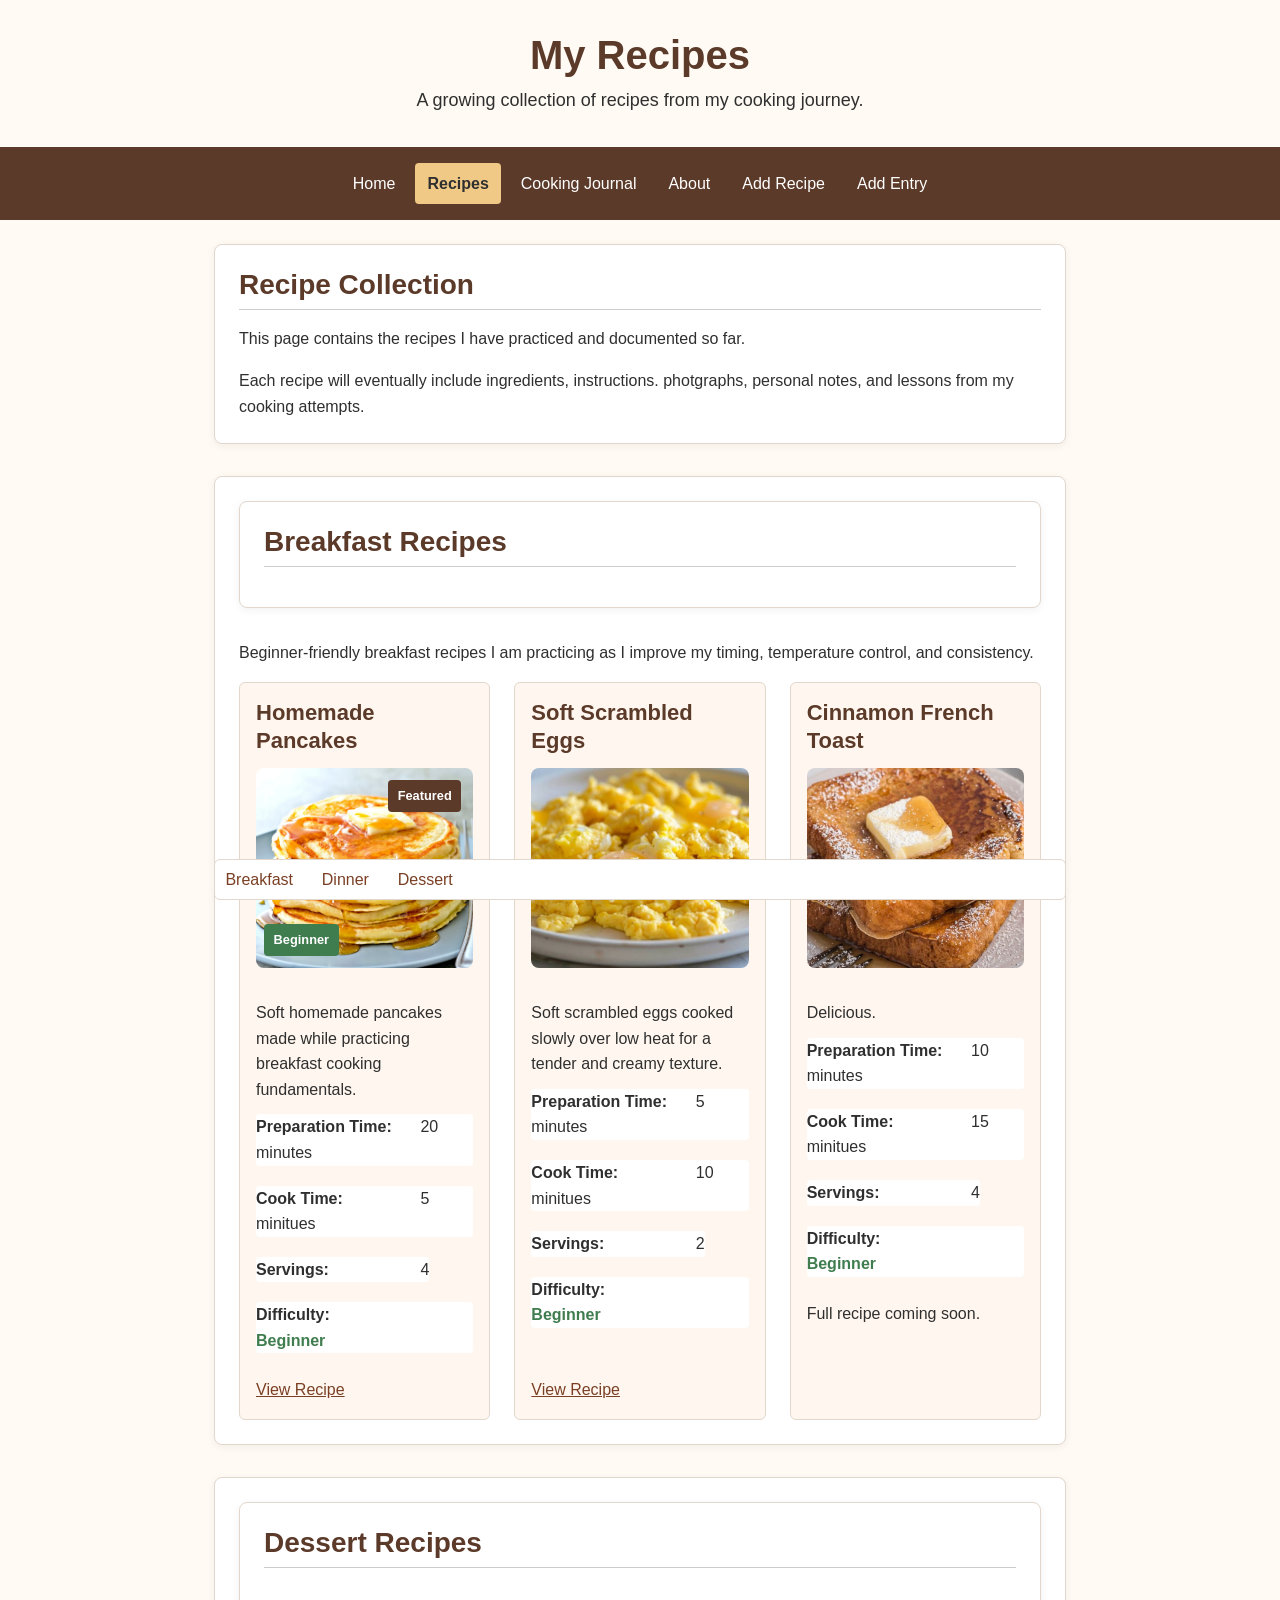
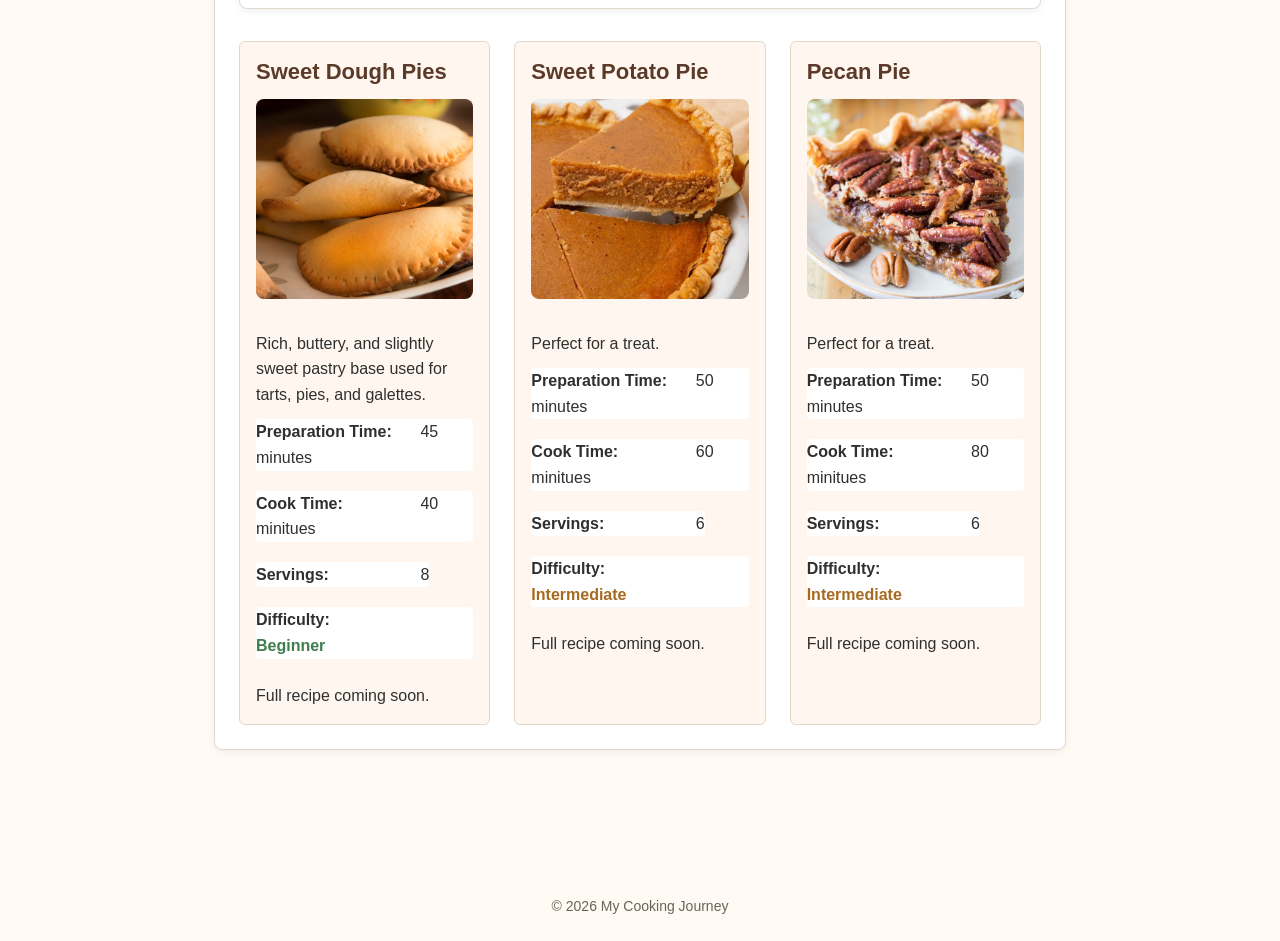
<file: recipes.html>
<!DOCTYPE html>
<html lang="en">
<head>
    <meta charset="utf-8">

    <meta
    name="viewport"
    content="width=device-width, initial-scale=1.0"
    >

    <link rel="stylesheet" href="css/styles.css">

    <title>Recipes | My Cooking Journey</title>
</head>

<body>
    <header>
        <h1>My Recipes</h1>

        <p>
            A growing collection of recipes from my cooking journey.
        </p>
    </header>

    <nav class="site-nav">
        <a href="index.html">Home</a>
        <a href="recipes.html" aria-current="page">Recipes</a>
        <a href="journal.html">Cooking Journal</a>
        <a href="about.html">About</a>
        <a href="add-recipe.html">Add Recipe</a>
        <a href="add-journal-entry.html">Add Entry</a>
    </nav>

    <main>
        <section>
            <h2>Recipe Collection</h2>

            <p>
                This page contains the recipes I have practiced and documented so far.
            </p>

            <p>
                Each recipe will eventually include ingredients,
                instructions. photgraphs, personal notes, and lessons
                from my cooking attempts.
            </p>
        </section>

        <section>
            <section id="breakfast">
            <h2>Breakfast Recipes</h2>

            </section>

            <p>
                Beginner-friendly breakfast recipes I am practicing
                as I improve my timing, temperature control, and consistency.
            </p>

            <div class="recipe-grid">

            <article class="recipe-card">
                <h3>Homemade Pancakes</h3>

                <div class="recipe-image-wrapper">

                    <img 
                        src="images/Pancakes.jpg"
                        alt="A stack of homemade pancakes on a plate"  
                    >

                    <span class="recipe-image-label">
                        Featured
                    </span>

                    <span class="recipe-image-label-difficulty">
                        Beginner
                    </span>

                </div>

                 <p>
                    Soft homemade pancakes made while practicing
                    breakfast cooking fundamentals.
                 </p>

                 <ul class="recipe-meta">
                    <li>
                        <strong>Preparation Time:</strong>
                        20 minutes
                    </li>

                    <li>
                        <strong>Cook Time:</strong>
                        5 minitues
                    </li>

                    <li>
                        <strong>Servings:</strong>
                        4
                    </li>

                    <li>
                        <strong>Difficulty:</strong>
                        <span class="difficulty difficulty-beginner">
                            Beginner
                        </span>
                    </li>
                </ul>

                    <a  class="recipe-card-action"
                        href="recipes/pancakes.html">
                        View Recipe
                    </a>
                 
            </article>

            <article class="recipe-card">
                
                <h3>Soft Scrambled Eggs</h3>

                <img src="images/scrambledeggs.jpg" alt="Light and fluffy scrambled eggs">

                <p>
                    Soft scrambled eggs cooked slowly over low heat
                    for a tender and creamy texture.
                </p>

                <ul class="recipe-meta">
                    <li>
                        <strong>Preparation Time:</strong>
                        5 minutes
                    </li>

                    <li>
                        <strong>Cook Time:</strong>
                        10 minitues
                    </li>

                    <li>
                        <strong>Servings:</strong>
                        2
                    </li>

                    <li>
                        <strong>Difficulty:</strong>
                        <span class="difficulty difficulty-beginner">
                            Beginner
                        </span>
                    </li>
                </ul>

                
                <a  class="recipe-card-action"
                        href="recipes/pancakes.html">
                        View Recipe
                </a>
              

            </article>

            <article class="recipe-card">
                
                <h3>Cinnamon French Toast</h3>

                <img src="images/frenchtoast.jpg">

                <p>
                    Delicious.
                </p>

                <ul class="recipe-meta">
                    <li>
                        <strong>Preparation Time:</strong>
                        10 minutes
                    </li>

                    <li>
                        <strong>Cook Time:</strong>
                        15 minitues
                    </li>

                    <li>
                        <strong>Servings:</strong>
                        4
                    </li>

                    <li>
                        <strong>Difficulty:</strong>
                        <span class="difficulty difficulty-beginner">
                            Beginner
                        </span>
                    </li>
                </ul>

                <p>
                    Full recipe coming soon.
                </p>

            </article>

            </div>

            

        </section>

        <section>
            <section id="dessert">
            <h2>Dessert Recipes</h2>

            </section>

            <div class="recipe-grid">

              <article class="recipe-card">
                
                <h3>Sweet Dough Pies</h3>

                <img src="images/sweetdoughpie.jpg">

                <p>
                    Rich, buttery, and slightly sweet pastry
                    base used for tarts, pies, and galettes.
                </p>

                <ul class="recipe-meta">
                    <li>
                        <strong>Preparation Time:</strong>
                        45 minutes
                    </li>

                    <li>
                        <strong>Cook Time:</strong>
                        40 minitues
                    </li>

                    <li>
                        <strong>Servings:</strong>
                        8
                    </li>

                    <li>
                        <strong>Difficulty:</strong>
                        <span class="difficulty difficulty-beginner">
                            Beginner
                        </span>
                    </li>
                </ul>

                <p>
                    Full recipe coming soon.
                </p>

            </article>

            <article class="recipe-card">
                
                <h3>Sweet Potato Pie</h3>

                <img src="images/sweetpotatopie.jpg">

                <p>
                    Perfect for a treat.
                </p>

                <ul class="recipe-meta">
                    <li>
                        <strong>Preparation Time:</strong>
                        50 minutes
                    </li>

                    <li>
                        <strong>Cook Time:</strong>
                        60 minitues
                    </li>

                    <li>
                        <strong>Servings:</strong>
                        6
                    </li>

                    <li>
                        <strong>Difficulty:</strong>
                        <span class="difficulty difficulty-intermediate">
                            Intermediate
                        </span>
                    </li>
                </ul>

                <p>
                    Full recipe coming soon.
                </p>

            </article>

            <article class="recipe-card">
                
                <h3>Pecan Pie</h3>

                <img src="images/pecanpie.jpg">

                <p>
                    Perfect for a treat.
                </p>

                <ul class="recipe-meta">
                    <li>
                        <strong>Preparation Time:</strong>
                        50 minutes
                    </li>

                    <li>
                        <strong>Cook Time:</strong>
                        80 minitues
                    </li>

                    <li>
                        <strong>Servings:</strong>
                        6
                    </li>

                    <li>
                        <strong>Difficulty:</strong>
                        <span class="difficulty difficulty-intermediate">
                            Intermediate
                        </span>
                    </li>
                </ul>

                <p>
                    Full recipe coming soon.
                </p>

            </article>

            </div>


        </section>
        
        <nav class="recipe-page-nav" aria-label="Recipe sections">

            <a href="#breakfast">
                Breakfast
            </a>

            <a href="#dinner">
                Dinner
            </a>

            <a href="#dessert">
                Dessert
            </a>

        </nav>
    </main>

    <footer>
        <p>
            &copy; 2026 My Cooking Journey
        </p>
    </footer>
</body>
</html>
</file>
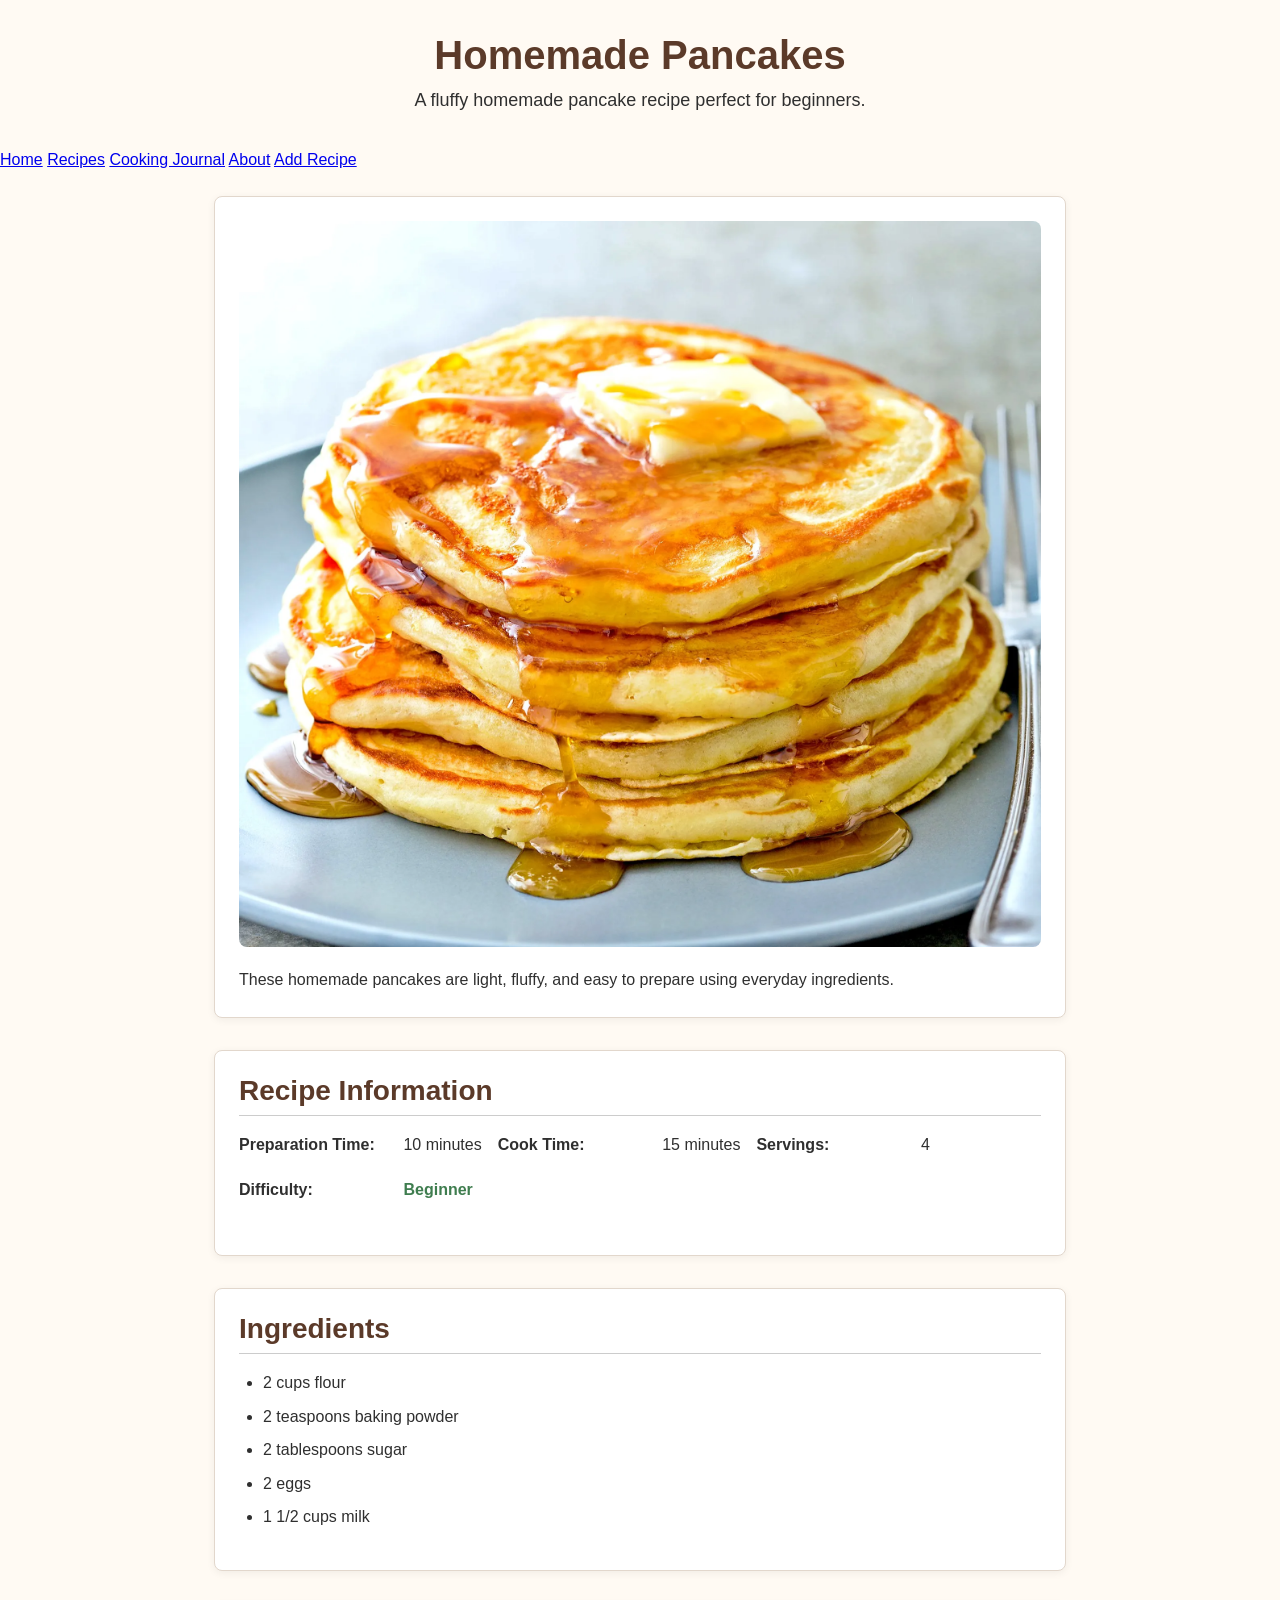
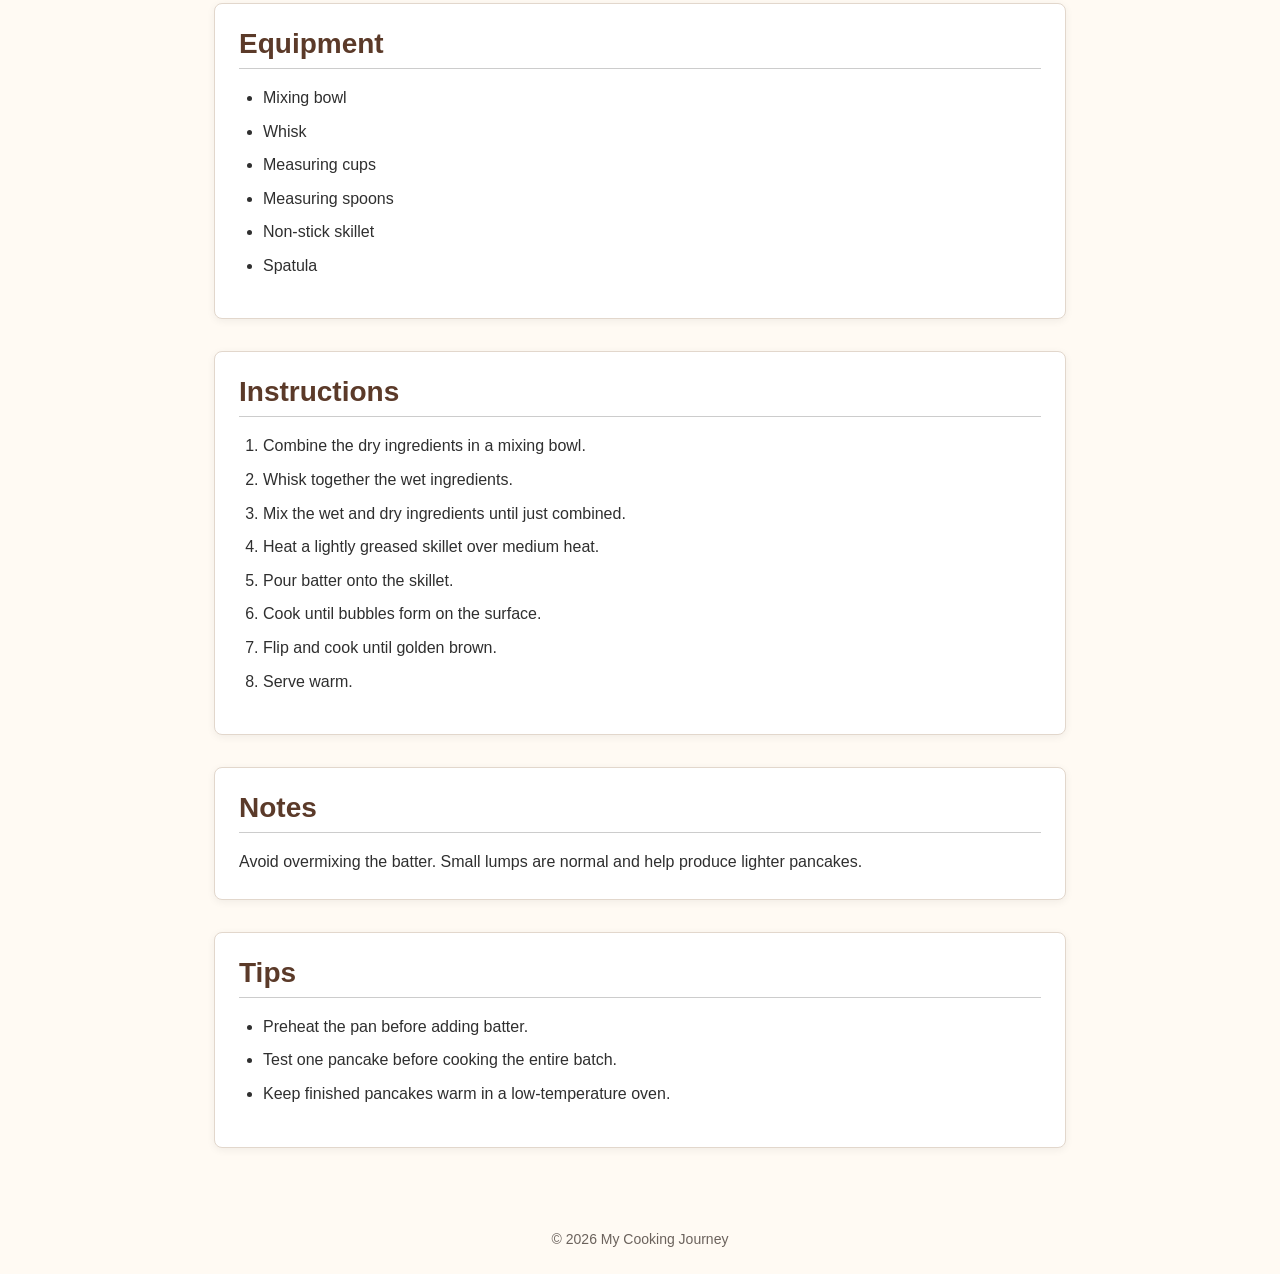
<file: recipes/pancakes.html>
<!DOCTYPE html>
<html lang="en">

<head>

    <meta charset="utf-8">

    <meta
        name="viewport"
        content="width=device-width, intial-scale=1.0"
        >

        <link rel="stylesheet" href="../css/styles.css">

    <title>Homemade Pancakes | My Cooking Journey</title>

</head>

<body>

    <header>

        <h1>Homemade Pancakes</h1>

        <p>
            A fluffy homemade pancake recipe perfect for beginners.
        </p>

    </header>

    <nav>

        <a href="../index.html">Home</a>
        <a href="../recipes.html">Recipes</a>
        <a href="../journal.html">Cooking Journal</a>
        <a href="../about.html">About</a>
        <a href="../add-recipe.html">Add Recipe</a>

    </nav>

    <main>
        <section>

            <img 
                src="../images/Pancakes.jpg"
                alt="Stack of homemade pancakes topped with butter and maple syrup"
                width="1000"
            >

            <p>
                These homemade pancakes are light,
                fluffy, and easy to prepare using
                everyday ingredients.
            </p>
                
        </section>

        <section>

            <h2>Recipe Information</h2>

            <ul class="recipe-meta">
                <li><strong>Preparation Time:</strong> 10 minutes</li>
                <li><strong>Cook Time:</strong> 15 minutes</li>
                <li><strong>Servings:</strong> 4</li>
                <li>
                    <strong>Difficulty:</strong>
                    <span class="difficulty difficulty-beginner"> Beginner</span>
                </li>
            </ul>

        </section>

        <section>

            <h2>Ingredients</h2>

            <ul>
                <li>2 cups flour</li>
                <li>2 teaspoons baking powder</li>
                <li>2 tablespoons sugar</li>
                <li>2 eggs</li>
                <li>1 1/2 cups milk</li>
            </ul>
            
        </section>

        <section>

            <h2>Equipment</h2>

            <ul>
                <li>Mixing bowl</li>
                <li>Whisk</li>
                <li>Measuring cups</li>
                <li>Measuring spoons</li>
                <li>Non-stick skillet</li>
                <li>Spatula</li>
            </ul>

        </section>

        <section>
            
            <h2>Instructions</h2>

            <ol>
                <li>Combine the dry ingredients in a mixing bowl.</li>
                <li>Whisk together the wet ingredients.</li>
                <li>Mix the wet and dry ingredients until just combined.</li>
                <li>Heat a lightly greased skillet over medium heat.</li>
                <li>Pour batter onto the skillet.</li>
                <li>Cook until bubbles form on the surface.</li>
                <li>Flip and cook until golden brown.</li>
                <li>Serve warm.</li>
            </ol>

        </section>

        <section>
            <h2>Notes</h2>

            <p>
                Avoid overmixing the batter. Small lumps are normal and help produce lighter pancakes.
            </p>

        </section>

        <section>

            <h2>Tips</h2>

            <ul>
                <li>Preheat the pan before adding batter.</li>
                <li>Test one pancake before cooking the entire batch.</li>
                <li>Keep finished pancakes warm in a low-temperature oven.</li>
            </ul>

        </section>
    </main>

    <footer>

        <p>
            &copy; 2026 My Cooking Journey
        </p>

    </footer>

</body>
</html>
</file>
<file: css/styles.css>
*{
    box-sizing: border-box;
}

:root{
    --color-page-background: #fffaf3;
    --color-surface: #ffffff;
    --color-surface-warm: #fff7ef;

    --color-text: #2f2f2f;
    --color-text-muted: #6b625c;
    
    --color-primary: #5b3a29;
    --color-primary-hover: #7a5232;
    
    --color-accent: #f0c987;
    --color-accent-strong: #c77b4a;

    --color-border: #e2d7cc;
    --color-heading-border: #cccccc;

    --color-link: #7a3f24;
    --color-link-hover: #4f2818;

    --color-difficulty-beginner: #3f7d4f;
    --color-difficulty-intermediate: #a66a1f;
    --color-difficulty-advanced: #9b3b35;

}

html{
    font-size: 16px;
}

body{
    font-family: Arial, Helvetica, sans-serif;
    font-size: 1rem;
    line-height:1.6;
    background-color: var(--color-page-background);
    color: var(--color-text);
    margin: 0;
}

header{
    padding: 32px;
    text-align: center;
}

header p{
    font-size: 1.125rem;
    margin: 0;
}

 .site-nav{
        background-color: var(--color-primary);
        padding: 16px;
        text-align: center;

        display: flex;
        justify-content: center;
        gap: 0.5rem;
        flex-wrap: wrap;
    }

.site-nav a{
    color: var(--color-surface);
    text-decoration: none;
    padding: 8px 12px;
    border-radius: 4px;
    transition: background-color 0.2s ease;
}

.site-nav a:hover,
.site-nav a:focus{
    background-color: var(--color-primary-hover);
}

.site-nav a:focus{
    outline: 3px var(--color-accent);
    outline-offset: 2px;
}

.site-nav a[aria-current="page"]{
    background-color: var(--color-accent);
    color: var(--color-text);
    font-weight: bold;
}

.site-nav a[aria-current="page"]:focus{
    outline-color: #ffffffff;
}

.site-nav a:active{
    transform: translate(1px);
}

main{
    max-width: 900px;
    margin: 0 auto;
    padding: 24px;
}

main a{
    color:var(--color-link);
    text-decoration: underline;
}

main a:hover{
    color: var(--color-link-hover);
}

.featured-recipe{
    border-left: 6px solid var(--color-accent-strong);
    background-color: var(--color-surface-warm);
}
section{
    background-color: var(--color-surface);
    border: 1px solid #e2d7cc;
    border-radius: 8px;
    padding: 24px;
    margin-bottom: 32px;
    box-shadow: 0 2px 8px rgba(0, 0, 0, 0.06);
}

section h2:first-child{
    margin-top:0;
}

article{
    background-color: var(--color-page-background);
    border: 1px solid var(--color-border);
    border-radius: 6px;
    padding: 20px;
}

img{
    max-width: 100%;
    height: auto;
}

main img{
    display: block;
    margin: 0 auto 20px;
    border-radius: 8px;
}

h1{
    font-size: 2.5rem;
    line-height: 1.15;
    margin-top: 0;
    margin-bottom: 0.5rem;
}

h2{
    font-size: 1.75rem;
    line-height: 2rem;
    margin-top: 2rem;
    margin-bottom: 1rem;
    padding-bottom: .5rem;
    border-bottom: 1px solid var(--color-heading-border);
    
}

h3{
    font-size: 1.375rem;
    line-height: 1.3;
    margin-top: 1.5rem;
    margin-bottom: 0.75rem;
}

h4{
    font-size: 1.125rem;
    line-height: 1.4rem;
    margin-top: 1.5rem;
    margin-bottom: 0.5rem;
}

h1,h2,h3,h4{
    color: var(--color-primary);
}


p{
    margin-top: 0;
    margin-bottom: 1rem;
}

section > p:last-child,
article > p:last-child{
    margin-bottom: 0;
}

ul,
ol{
    padding-left: 1.5rem;
}

li{
    margin-bottom: 0.5rem;
}

li:last-child{
    margin-bottom: 0;
}

time{
    color: var(--color-text-muted);
    font-size: 0.9375rem;
    font-weight: bold;
}

strong{
    font-weight: 700;
}

em{
    color: var(--color-primary);
}

.recipe-meta{
        padding-left:0;
        display: flex;
        flex-wrap: wrap;
        gap: 0.5rem 1rem;

        list-style: none;
}

.recipe-meta li{
    margin-bottom: 0.75rem;
    padding: 0.25 0.5rem;
    background-color: var(--color-surface);
    border-radius: 4px;
}

.recipe-meta strong{
    display: inline-block;
    min-width:  10rem;
}

footer{
    text-align: center;
    padding: 1.5rem;
}

footer p{
    margin: 0;
    font-size: 0.875rem;
    color: var(--color-text-muted);
}

.intro-text{
    font-size: 1.125rem;
    line-height: 1.7;
    color:var(--color-text-muted);
}

.difficulty{
    font-weight: 700;
}

.difficulty-beginner{
    color: var(--color-difficulty-beginner);
}

.difficulty-intermediate{
    color: var(--color-difficulty-intermediate);
}

.difficulty-advanced{
    color: var(--color-difficulty-advanced);
}

.recipe-grid{
    display: grid;
    grid-template-columns: 
        repeat(auto-fit, minmax(250px, 1fr));
    gap: 1.5rem;
}

.recipe-card{
    height: 100%;
    background-color: var(--color-surface-warm);
    padding: 16px;

    display: flex;
    flex-direction: column;
    gap: 0.75rem;
}

.recipe-card h3, .recipe-card p, .recipe-card ul{
    margin-top: 0;
    margin-bottom: 0;
}

.recipe-card img {
    width: 100%;
    height: 200px;
    object-fit: cover;
}

.recipe-card-action {
    margin-top: auto;
}

.recipe-image-wrapper{
    position: relative;
}

.recipe-image-label{
    position: absolute;
    top: 0.75rem;
    right: 0.75rem;
    z-index: 1;

    padding: 0.35rem 0.6rem;
    background-color: var(--color-primary);
    color: var(--color-surface);
    
    font-size: 0.8rem;
    font-weight: 700;

    border-radius: 4px;
}

.recipe-image-label-difficulty{
    position: absolute;
    bottom: 2rem;
    left: .5rem;
    z-index: 1;

    padding: 0.35rem 0.6rem;
    background-color: var(--color-difficulty-beginner);
    color: var(--color-surface);
    
    font-size: 0.8rem;
    font-weight: 700;

    border-radius: 4px;
}

.recipe-page-nav{
    position: sticky;
    bottom: .0rem;

    display: flex;
    flex-wrap: wrap;
    gap: .5rem;

    padding: .0rem;
    margin-bottom: 1.5rem;

    background-color: var(--color-surface);
    border: 1px solid var(--color-border);
    border-radius: 6px;

    z-index: 10;
}

.recipe-page-nav a{
    padding: .4rem .65rem;
    border-radius: 4px;
    text-decoration: none;
}

.recipe-page-nav a:hover, .recipe-page-nav a :focus-visible{
    background-color: var(--color-surface-warm);
}


.recipe-form{
    display: flex;
    flex-direction: column;
    gap: 1.25rem;
}

.form-field{
    display: flex;
    flex-direction: column;
    gap: 0.4rem;
}

.form-field label{
    font-weight: 700;
    color: var(--color-primary);
}

.form-field input, .form-field textarea, .form-field select{
    width: 100%;
    padding: 0.75rem;

    font: inherit;
    color: var(--color-text);

    background-color: var(--color-surface);

    border: 1px solid var(--color-border);
    border-radius: 6px;
}

.form-field input:focus, .form-field textarea:focus, .form-field select:focus{
    outline: 3px solid var(--color-accent);
    outline-offset: 2px;
    border-color: var(--color-primary);
}

.form-field textarea{
    resize: vertical;
}

.recipe-form button{
    align-self: flex-start;

    padding: 0.75rem 1.25rem;

    font: inherit;
    font-weight: 700;

    color: var(--color-surface);
    background-color: var(--color-primary);

    border: none;
    border-radius: 6px;

    cursor: pointer;
}

.recipe-form button:hover{
    background-color: var(--color-primary-hover);
}

.recipe-form button:focus-visible{
    outline: 3px solid var(--color-accent);
    outline-offset: 3px;
}

.journal-session-grid-wrapper {
    display: grid;
    grid-template-columns: repeat(3, 1fr);
    gap: 1rem;
}

.journal-card{
    border: 1px solid;
    padding: 1rem;
    margin-block: 1rem;
}

@media (max-width) {
    h1 {
        font-size: 2rem;
    }

    h2{
        font-size: 1.5rem;
    }

    header{
        padding: 24px 16px;
    }

    main {
        padding:  24x 16px;
    }

    section{
        padding: 18px;
    }

    .site-nav {
        flex-direction: column;
        align-items: stretch;
    }

    .site-nav a{
        display: block;
        margin: 0;
        padding: 10px 12px;
    }
}

@media (max-width: 540px) {

    .journal-session-grid-wrapper{
        grid-template-columns:
            repeat(2, 1fr);
    }

}

@media (max-width: 400px) {
    .journal-session-grid-wrapper {
        grid-template-columns: 1fr;
    }
}
</file>
